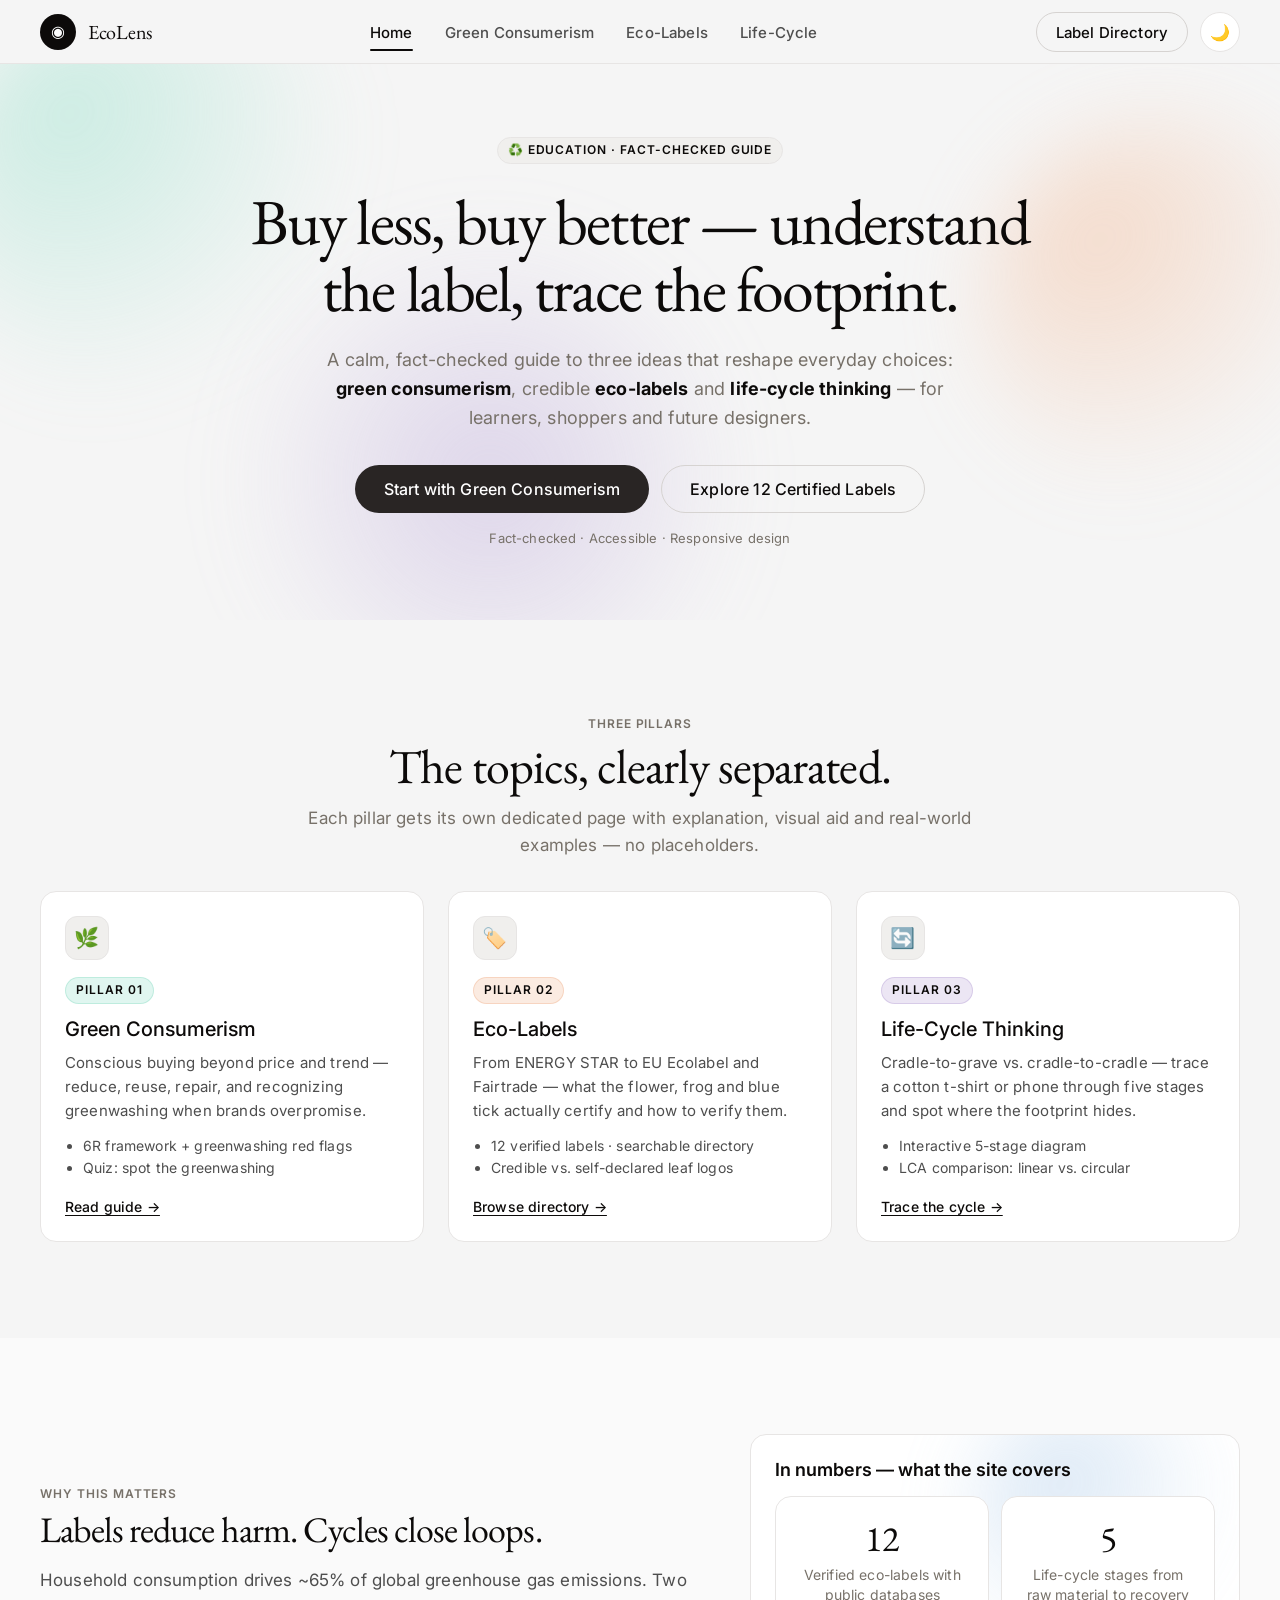
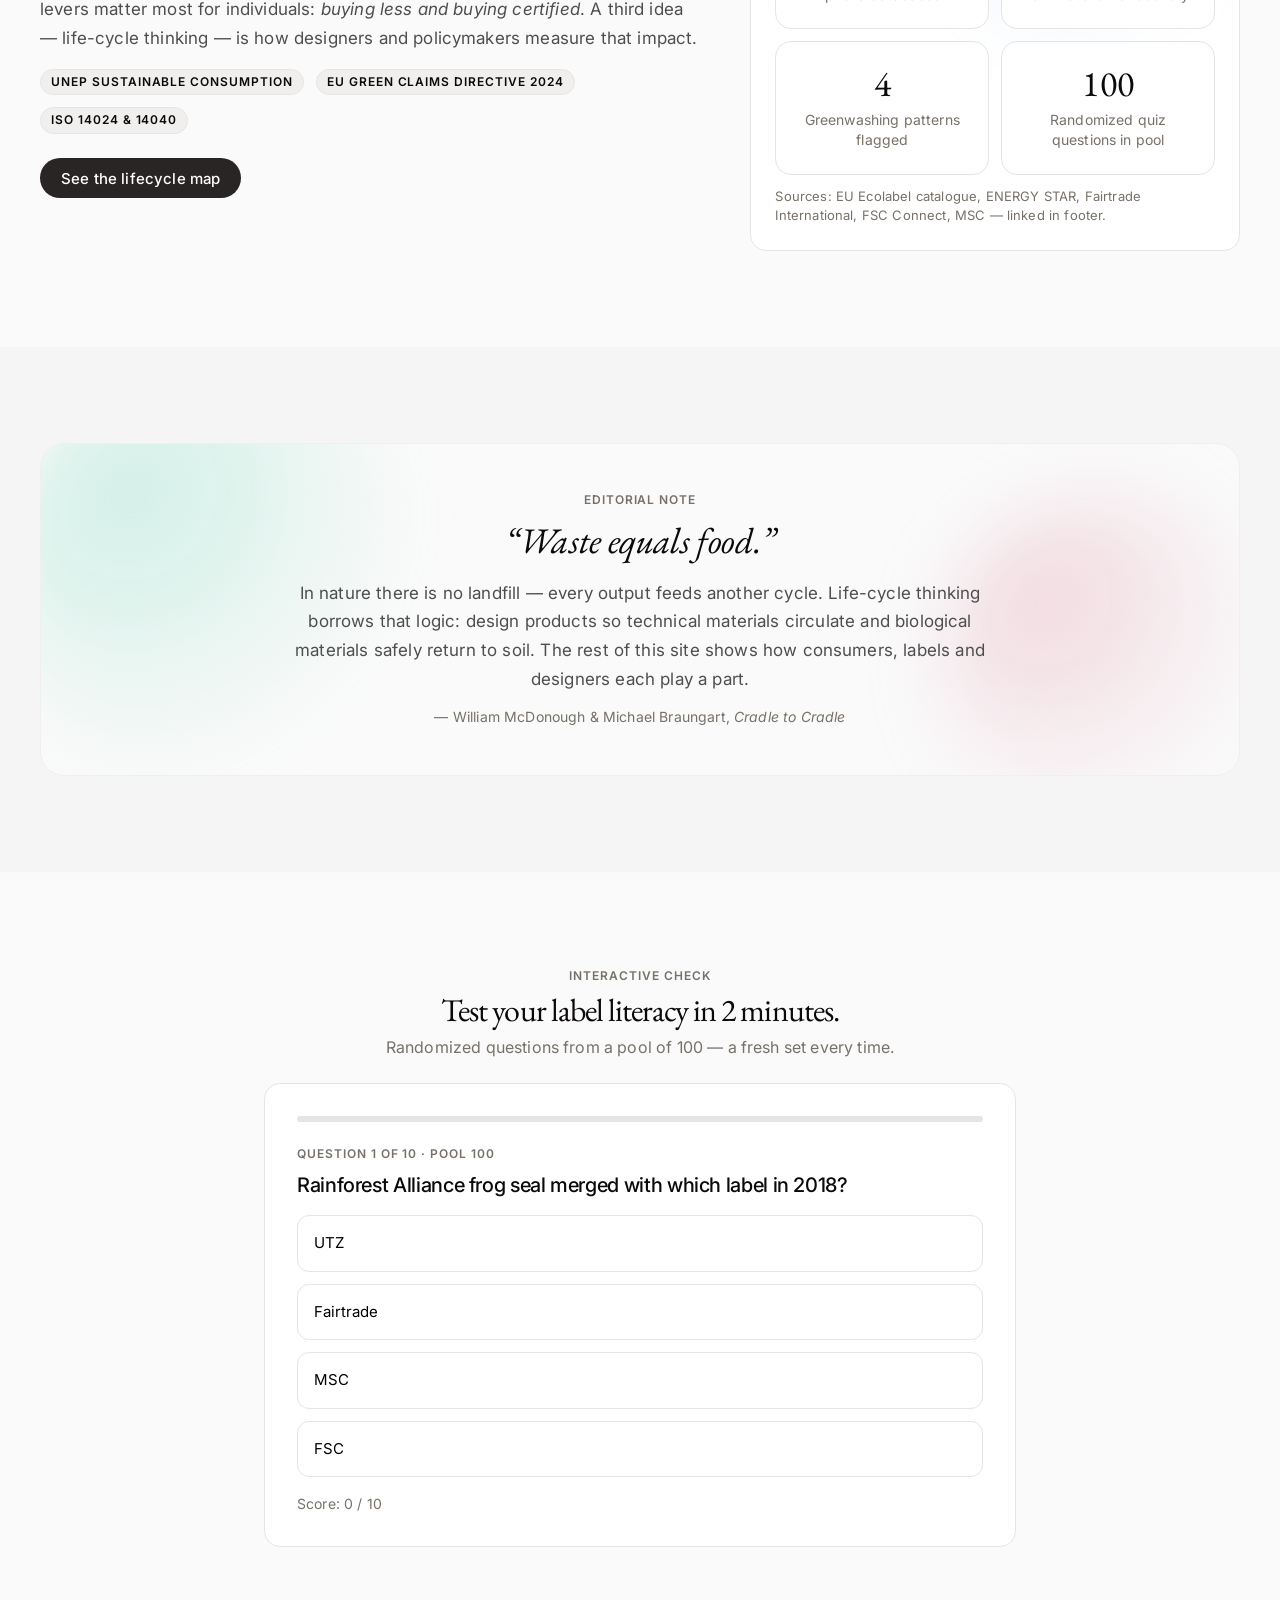
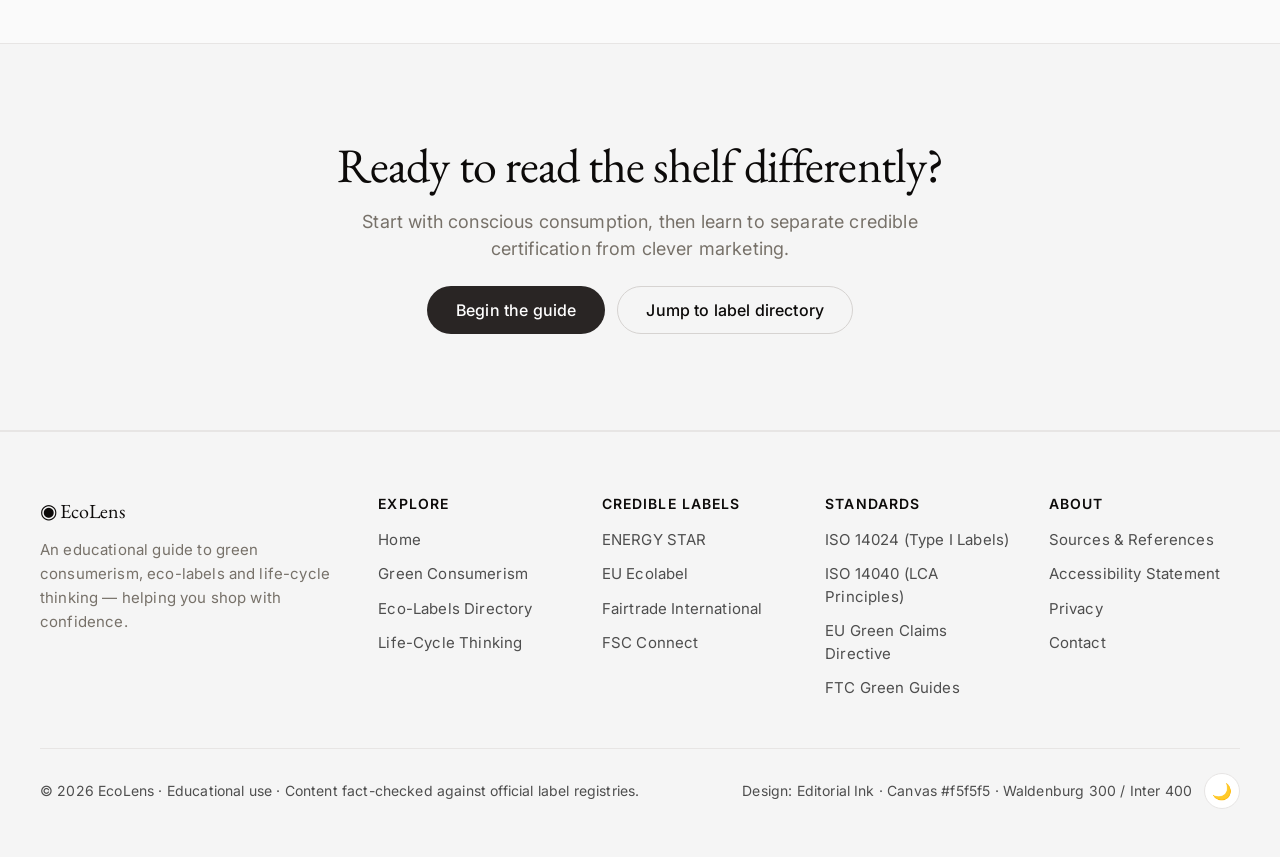
<file: index.html>
<!DOCTYPE html>
<html lang="en">
    <head>
        <meta charset="UTF-8">
        <meta name="viewport" content="width=device-width, initial-scale=1.0">
        <meta name="description" content="Learn Green Consumerism, Eco-Labels and Life-Cycle Thinking - a static educational guide to sustainable buying, credible certifications and cradle-to-cradle design.">
        <meta name="color-scheme" content="light dark">
        <title>EcoLens — Green Consumerism, Eco-Labels & Life-Cycle Thinking</title>
        <link rel="icon" href="assets/favicon.ico">
        <link rel="stylesheet" href="css/base.css">
        <link rel="stylesheet" href="css/layout.css">
        <link rel="stylesheet" href="css/components.css">
        <link rel="stylesheet" href="css/theme.css">
    </head>
    <body>
        <!-- Header: persistent top navbar -->
        <header class="site-header" role="banner">
            <div class="container nav-inner">
                <a href="index.html" class="nav-brand" aria-label="EcoLens home">
                    <span class="nav-brand-mark" aria-hidden="true">◉</span>
                    EcoLens
                </a>
                <nav class="nav-links" aria-label="Primary">
                    <a href="index.html" class="nav-link is-active">Home</a>
                    <a href="pages/green-consumerism.html" class="nav-link">Green Consumerism</a>
                    <a href="pages/eco-labels.html" class="nav-link">Eco-Labels</a>
                    <a href="pages/life-cycle-thinking.html" class="nav-link">Life-Cycle</a>
                </nav>
                <div class="nav-actions">
                    <a href="pages/eco-labels.html" class="btn btn-outline">Label Directory</a>
                    <button class="theme-toggle" data-theme-toggle aria-label="Toggle dark mode">
                        <span data-theme-icon>🌙</span>
                    </button>
                    <button class="nav-toggle" data-nav-toggle aria-label="Open menu" aria-expanded="false" aria-controls="mobile-nav">
                        <span></span>
                    </button>
                </div>
            </div>
            <!-- Mobile nav panel -->
            <nav id="mobile-nav" class="mobile-nav" data-mobile-nav aria-label="Mobile">
                <a href="index.html">Home</a>
                <a href="pages/green-consumerism.html">Green Consumerism</a>
                <a href="pages/eco-labels.html">Eco-Labels</a>
                <a href="pages/life-cycle-thinking.html">Life-Cycle Thinking</a>
                <button class="btn btn-outline" data-theme-toggle style="margin-top:8px; width:100%; justify-content:center;">
                    <span data-theme-icon>🌙</span>
                    <span data-theme-label style="margin-left:8px;">Dark mode</span>
                </button>
            </nav>
        </header>

        <main id="main-content">
            <!-- Section: Hero band -->
            <section class="hero-band" aria-labelledby="hero-title">
                <div class="orb orb-mint" aria-hidden="true"></div>
                <div class="orb orb-peach" aria-hidden="true"></div>
                <div class="orb orb-lavender" aria-hidden="true"></div>
                <div class="container hero-inner">
                    <div class="hero-badge">
                        <span class="badge-pill">♻️ Education · Fact-Checked Guide</span>
                    </div>
                    <h1 id="hero-title" class="hero-title">
                        Buy less, buy better — understand the label, trace the footprint.
                    </h1>
                    <p class="hero-subtitle">
                        A calm, fact-checked guide to three ideas that reshape everyday choices:
                        <strong style="color:var(--color-ink);">green consumerism</strong>, credible
                        <strong style="color:var(--color-ink);">eco-labels</strong> and
                        <strong style="color:var(--color-ink);">life-cycle thinking</strong> — for learners, shoppers and future designers.
                    </p>
                    <div class="hero-actions">
                        <a href="pages/green-consumerism.html" class="btn btn-primary btn-lg">Start with Green Consumerism</a>
                        <a href="pages/eco-labels.html" class="btn btn-outline btn-lg">Explore 12 Certified Labels</a>
                    </div>
                    <p style="margin-top:16px; font-size:13px; color:var(--color-muted);">
                        Fact-checked · Accessible · Responsive design
                    </p>
                </div>
            </section>

            <!-- Section: Three pillars navigation cards -->
            <section class="section container" aria-labelledby="pillars-title">
                <div style="text-align:center; max-width:720px; margin:0 auto var(--spacing-xl);">
                    <p class="caption-uppercase">Three Pillars</p>
                    <h2 id="pillars-title" style="margin-top:8px; margin-bottom:12px;">The topics, clearly separated.</h2>
                    <p style="color:var(--color-muted); font-size:17px; line-height:1.6;">
                        Each pillar gets its own dedicated page with explanation, visual aid and real-world examples — no placeholders.
                    </p>
                </div>
                <div class="feature-grid">
                    <!-- Card: Green Consumerism -->
                    <article class="feature-card reveal">
                        <div class="feature-card-icon" aria-hidden="true">🌿</div>
                        <span class="badge-pill badge-mint" style="margin-bottom:12px;">Pillar 01</span>
                        <h3>Green Consumerism</h3>
                        <p>
                            Conscious buying beyond price and trend — reduce, reuse, repair, and recognizing greenwashing when brands overpromise.
                        </p>
                        <ul style="margin-top:12px; font-size:14px; line-height:1.6; color:var(--color-body); list-style:disc; padding-left:18px;">
                            <li>6R framework + greenwashing red flags</li>
                            <li>Quiz: spot the greenwashing</li>
                        </ul>
                        <div class="feature-card-meta">
                            <a href="pages/green-consumerism.html" style="color:var(--color-ink); text-decoration:underline; text-underline-offset:3px;">Read guide →</a>
                        </div>
                    </article>
                    <!-- Card: Eco-Labels -->
                    <article class="feature-card reveal">
                        <div class="feature-card-icon" aria-hidden="true">🏷️</div>
                        <span class="badge-pill badge-peach" style="margin-bottom:12px;">Pillar 02</span>
                        <h3>Eco-Labels</h3>
                        <p>
                            From ENERGY STAR to EU Ecolabel and Fairtrade — what the flower, frog and blue tick actually certify and how to verify them.
                        </p>
                        <ul style="margin-top:12px; font-size:14px; line-height:1.6; color:var(--color-body); list-style:disc; padding-left:18px;">
                            <li>12 verified labels · searchable directory</li>
                            <li>Credible vs. self-declared leaf logos</li>
                        </ul>
                        <div class="feature-card-meta">
                            <a href="pages/eco-labels.html" style="color:var(--color-ink); text-decoration:underline; text-underline-offset:3px;">Browse directory →</a>
                        </div>
                    </article>
                    <!-- Card: Life-Cycle Thinking -->
                    <article class="feature-card reveal">
                        <div class="feature-card-icon" aria-hidden="true">🔄</div>
                        <span class="badge-pill badge-lavender" style="margin-bottom:12px;">Pillar 03</span>
                        <h3>Life-Cycle Thinking</h3>
                        <p>
                            Cradle-to-grave vs. cradle-to-cradle — trace a cotton t-shirt or phone through five stages and spot where the footprint hides.
                        </p>
                        <ul style="margin-top:12px; font-size:14px; line-height:1.6; color:var(--color-body); list-style:disc; padding-left:18px;">
                            <li>Interactive 5-stage diagram</li>
                            <li>LCA comparison: linear vs. circular</li>
                        </ul>
                        <div class="feature-card-meta">
                            <a href="pages/life-cycle-thinking.html" style="color:var(--color-ink); text-decoration:underline; text-underline-offset:3px;">Trace the cycle →</a>
                        </div>
                    </article>
                </div>
            </section>

            <!-- Section: Visual aid - stats -->
            <section class="section section-alt" aria-labelledby="impact-title">
                <div class="container">
                    <div class="split">
                        <div class="reveal">
                            <p class="caption-uppercase">Why This Matters</p>
                            <h2 id="impact-title" style="margin-top:8px; margin-bottom:16px; font-size:36px;">Labels reduce harm. Cycles close loops.</h2>
                            <p style="font-size:17px; line-height:1.7; color:var(--color-body); margin-bottom:16px;">
                                Household consumption drives ~65% of global greenhouse gas emissions. Two levers matter most for individuals: <em>buying less and buying certified</em>. A third idea — life-cycle thinking — is how designers and policymakers measure that impact.
                            </p>
                            <div style="display:flex; gap:12px; flex-wrap:wrap; margin-top:16px;">
                                <span class="badge-pill">UNEP Sustainable Consumption</span>
                                <span class="badge-pill">EU Green Claims Directive 2024</span>
                                <span class="badge-pill">ISO 14024 &amp; 14040</span>
                            </div>
                            <div style="margin-top:24px;">
                                <a href="pages/life-cycle-thinking.html" class="btn btn-primary">See the lifecycle map</a>
                            </div>
                        </div>
                        <div class="visual-aid reveal" style="position:relative; overflow:hidden;">
                            <div class="orb orb-sky" style="width:260px; height:260px; top:-40px; right:-40px; opacity:0.45;" aria-hidden="true"></div>
                            <div style="position:relative; z-index:2;">
                                <h4 style="font-family:var(--font-body); font-weight:600; font-size:18px; color:var(--color-ink); margin-bottom:16px;">In numbers — what the site covers</h4>
                                <div class="grid-2" style="gap:12px;">
                                    <div class="stat-card">
                                        <div class="stat-value">12</div>
                                        <div class="stat-label">Verified eco-labels with public databases</div>
                                    </div>
                                    <div class="stat-card">
                                        <div class="stat-value">5</div>
                                        <div class="stat-label">Life-cycle stages from raw material to recovery</div>
                                    </div>
                                    <div class="stat-card">
                                        <div class="stat-value">4</div>
                                        <div class="stat-label">Greenwashing patterns flagged</div>
                                    </div>
                                    <div class="stat-card">
                                        <div class="stat-value">100</div>
                                        <div class="stat-label">Randomized quiz questions in pool</div>
                                    </div>
                                </div>
                                <p style="margin-top:12px; font-size:13px; color:var(--color-muted);">Sources: EU Ecolabel catalogue, ENERGY STAR, Fairtrade International, FSC Connect, MSC — linked in footer.</p>
                            </div>
                        </div>
                    </div>
                </div>
            </section>

            <!-- Section: Gradient orb card - editorial quote -->
            <section class="section container">
                <div class="gradient-orb-card reveal" style="padding:48px 32px;">
                    <div class="orb orb-mint" style="width:420px; height:420px; top:-80px; left:-40px;" aria-hidden="true"></div>
                    <div class="orb orb-rose" style="width:340px; height:340px; bottom:-60px; right:-40px;" aria-hidden="true"></div>
                    <div style="position:relative; z-index:2; max-width:720px; margin:0 auto;">
                        <p class="caption-uppercase" style="margin-bottom:12px;">Editorial Note</p>
                        <h3 style="margin-bottom:16px; font-style:italic;">“Waste equals food.”</h3>
                        <p style="font-size:17px; line-height:1.7; color:var(--color-body);">
                            In nature there is no landfill — every output feeds another cycle. Life-cycle thinking borrows that logic: design products so technical materials circulate and biological materials safely return to soil. The rest of this site shows how consumers, labels and designers each play a part.
                        </p>
                        <p style="margin-top:12px; font-size:14px; color:var(--color-muted);">— William McDonough &amp; Michael Braungart, <em>Cradle to Cradle</em></p>
                    </div>
                </div>
            </section>

            <!-- Section: Quiz teaser -->
            <section class="section section-alt">
                <div class="container-narrow">
                    <div style="text-align:center; margin-bottom:24px;">
                        <p class="caption-uppercase">Interactive Check</p>
                        <h2 style="font-size:32px; margin-top:8px;">Test your label literacy in 2 minutes.</h2>
                        <p style="color:var(--color-muted); margin-top:8px;">Randomized questions from a pool of 100 — a fresh set every time.</p>
                    </div>
                    <div id="eco-quiz-home" class="quiz-card reveal">
                        <!-- Quiz injected by quiz.js -->
                        <p style="text-align:center; color:var(--color-muted);">Loading quiz…</p>
                    </div>
                </div>
            </section>

            <!-- Section: CTA band -->
            <section class="cta-band">
                <div class="container">
                    <h2>Ready to read the shelf differently?</h2>
                    <p>Start with conscious consumption, then learn to separate credible certification from clever marketing.</p>
                    <div style="display:flex; gap:12px; justify-content:center; flex-wrap:wrap;">
                        <a href="pages/green-consumerism.html" class="btn btn-primary btn-lg">Begin the guide</a>
                        <a href="pages/eco-labels.html" class="btn btn-outline btn-lg">Jump to label directory</a>
                    </div>
                </div>
            </section>
        </main>

        <!-- Footer -->
        <footer class="site-footer" role="contentinfo">
            <div class="container">
                <div class="footer-grid">
                    <div>
                        <a href="index.html" class="nav-brand">◉ EcoLens</a>
                        <p class="footer-brand-copy">
                            An educational guide to green consumerism, eco-labels and life-cycle thinking — helping you shop with confidence.
                        </p>
                    </div>
                    <div>
                        <h4 class="footer-heading">Explore</h4>
                        <div class="footer-links">
                            <a href="index.html">Home</a>
                            <a href="pages/green-consumerism.html">Green Consumerism</a>
                            <a href="pages/eco-labels.html">Eco-Labels Directory</a>
                            <a href="pages/life-cycle-thinking.html">Life-Cycle Thinking</a>
                        </div>
                    </div>
                    <div>
                        <h4 class="footer-heading">Credible Labels</h4>
                        <div class="footer-links">
                            <a href="https://www.energystar.gov/" target="_blank" rel="noopener">ENERGY STAR</a>
                            <a href="https://environment.ec.europa.eu/topics/circular-economy/eu-ecolabel-home_en" target="_blank" rel="noopener">EU Ecolabel</a>
                            <a href="https://www.fairtrade.net/" target="_blank" rel="noopener">Fairtrade International</a>
                            <a href="https://connect.fsc.org/" target="_blank" rel="noopener">FSC Connect</a>
                        </div>
                    </div>
                    <div>
                        <h4 class="footer-heading">Standards</h4>
                        <div class="footer-links">
                            <a href="https://www.iso.org/standard/37456.html" target="_blank" rel="noopener">ISO 14024 (Type I Labels)</a>
                            <a href="https://www.iso.org/standard/37456.html" target="_blank" rel="noopener">ISO 14040 (LCA Principles)</a>
                            <a href="https://eur-lex.europa.eu/" target="_blank" rel="noopener">EU Green Claims Directive</a>
                            <a href="https://www.ftc.gov/legal-library/browse/federal-register-notices/guides-use-environmental-marketing-claims" target="_blank" rel="noopener">FTC Green Guides</a>
                        </div>
                    </div>
                    <div>
                        <h4 class="footer-heading">About</h4>
                        <div class="footer-links">
                            <a href="#">Sources &amp; References</a>
                            <a href="#">Accessibility Statement</a>
                            <a href="#">Privacy</a>
                            <a href="#">Contact</a>
                        </div>
                    </div>
                </div>
                <div class="footer-bottom">
                    <p>© <span id="current-year">2026</span> EcoLens · Educational use · Content fact-checked against official label registries.</p>
                    <p style="display:flex; gap:12px; align-items:center;">
                        <span>Design: Editorial Ink · Canvas #f5f5f5 · Waldenburg 300 / Inter 400</span>
                        <button class="theme-toggle" data-theme-toggle aria-label="Toggle dark mode" style="width:36px; height:36px;">
                            <span data-theme-icon>🌙</span>
                        </button>
                    </p>
                </div>
            </div>
        </footer>

        <script src="js/labels-data.js"></script>
        <script src="js/quiz.js"></script>
        <script src="js/main.js"></script>
    </body>
</html>
</file>
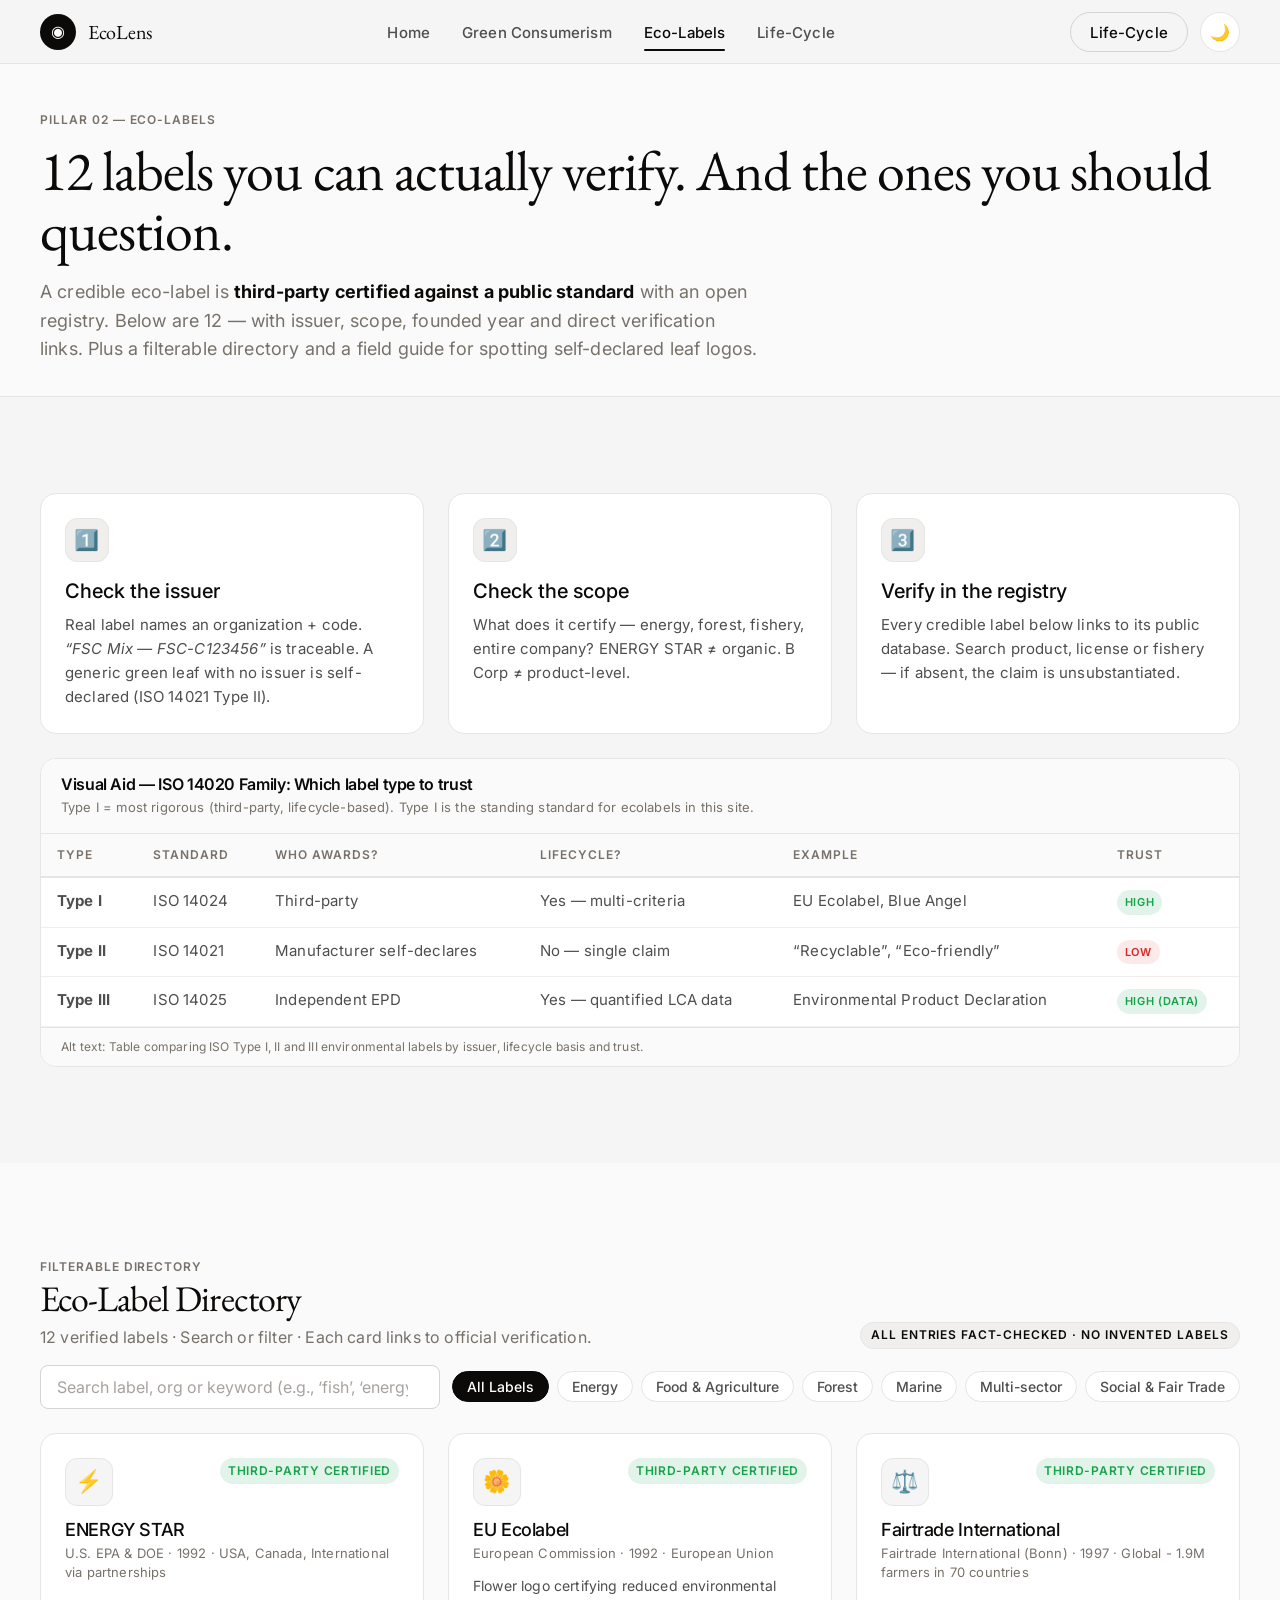
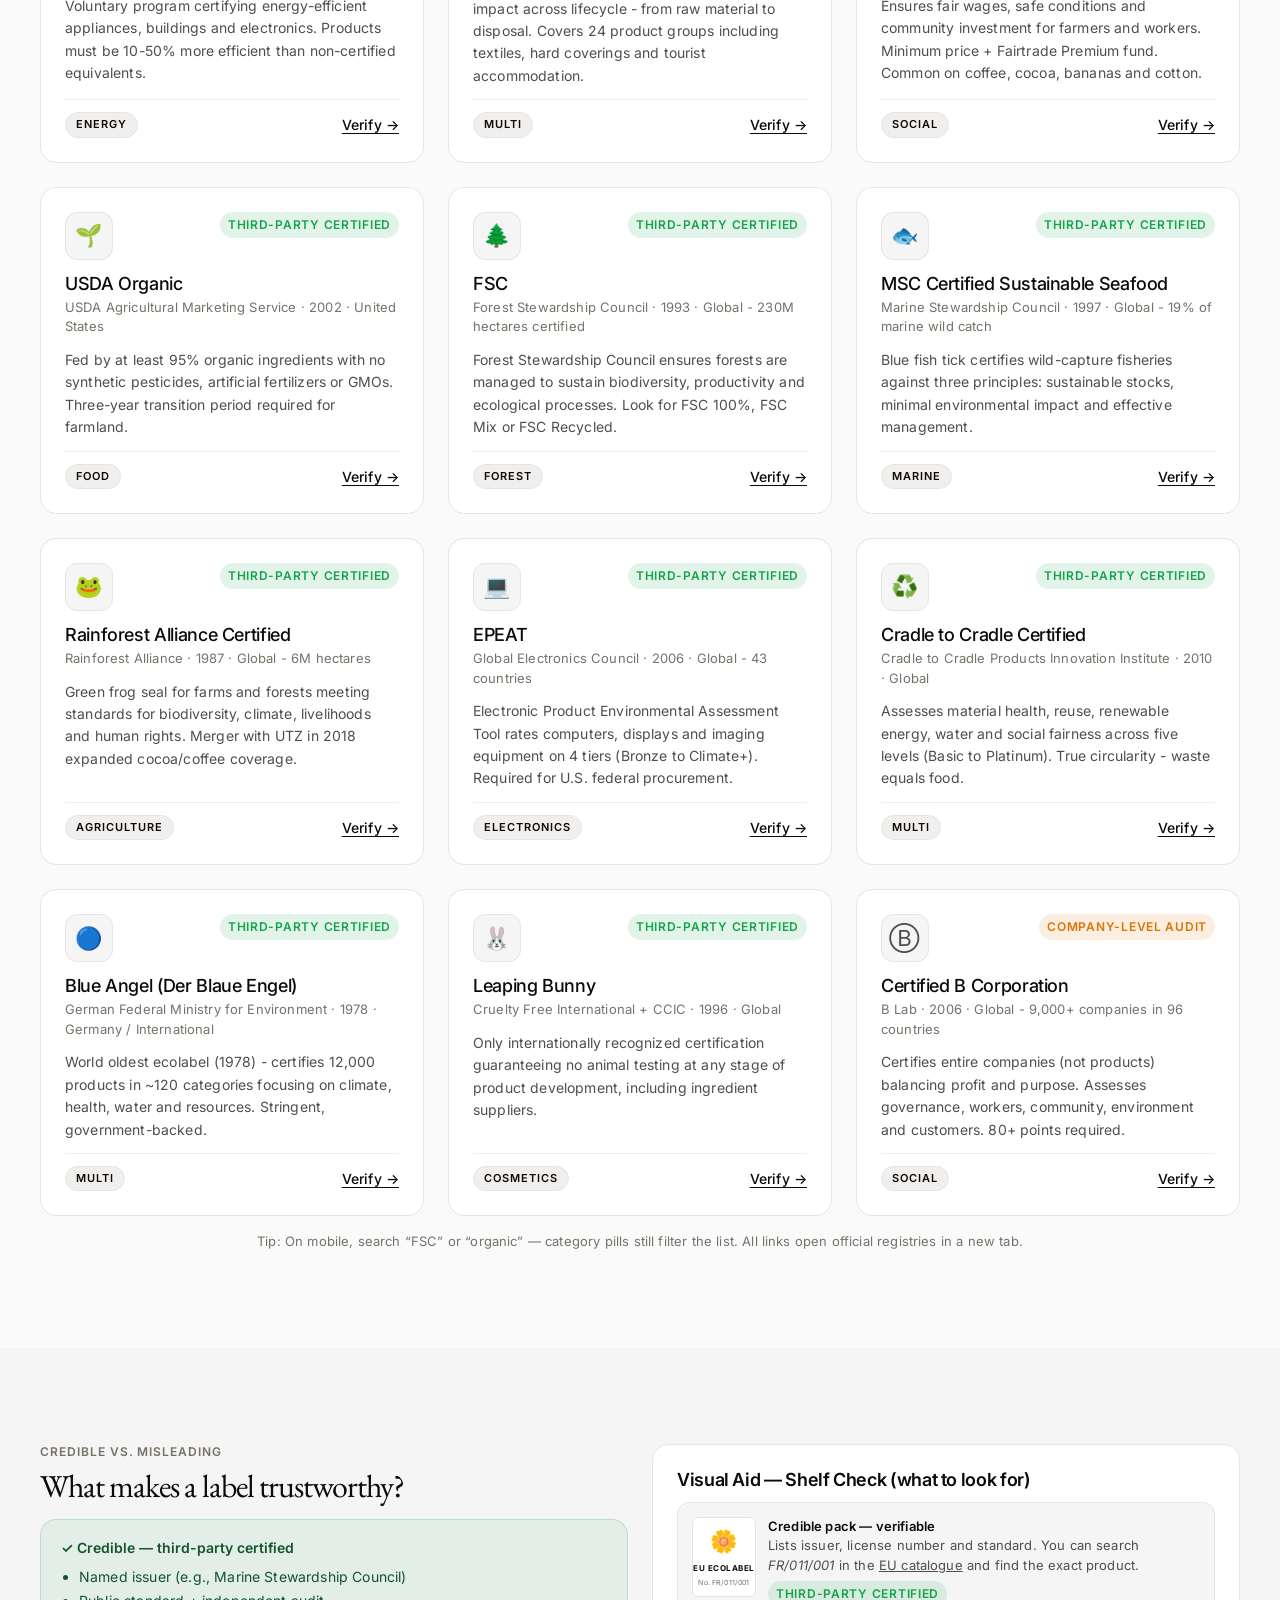
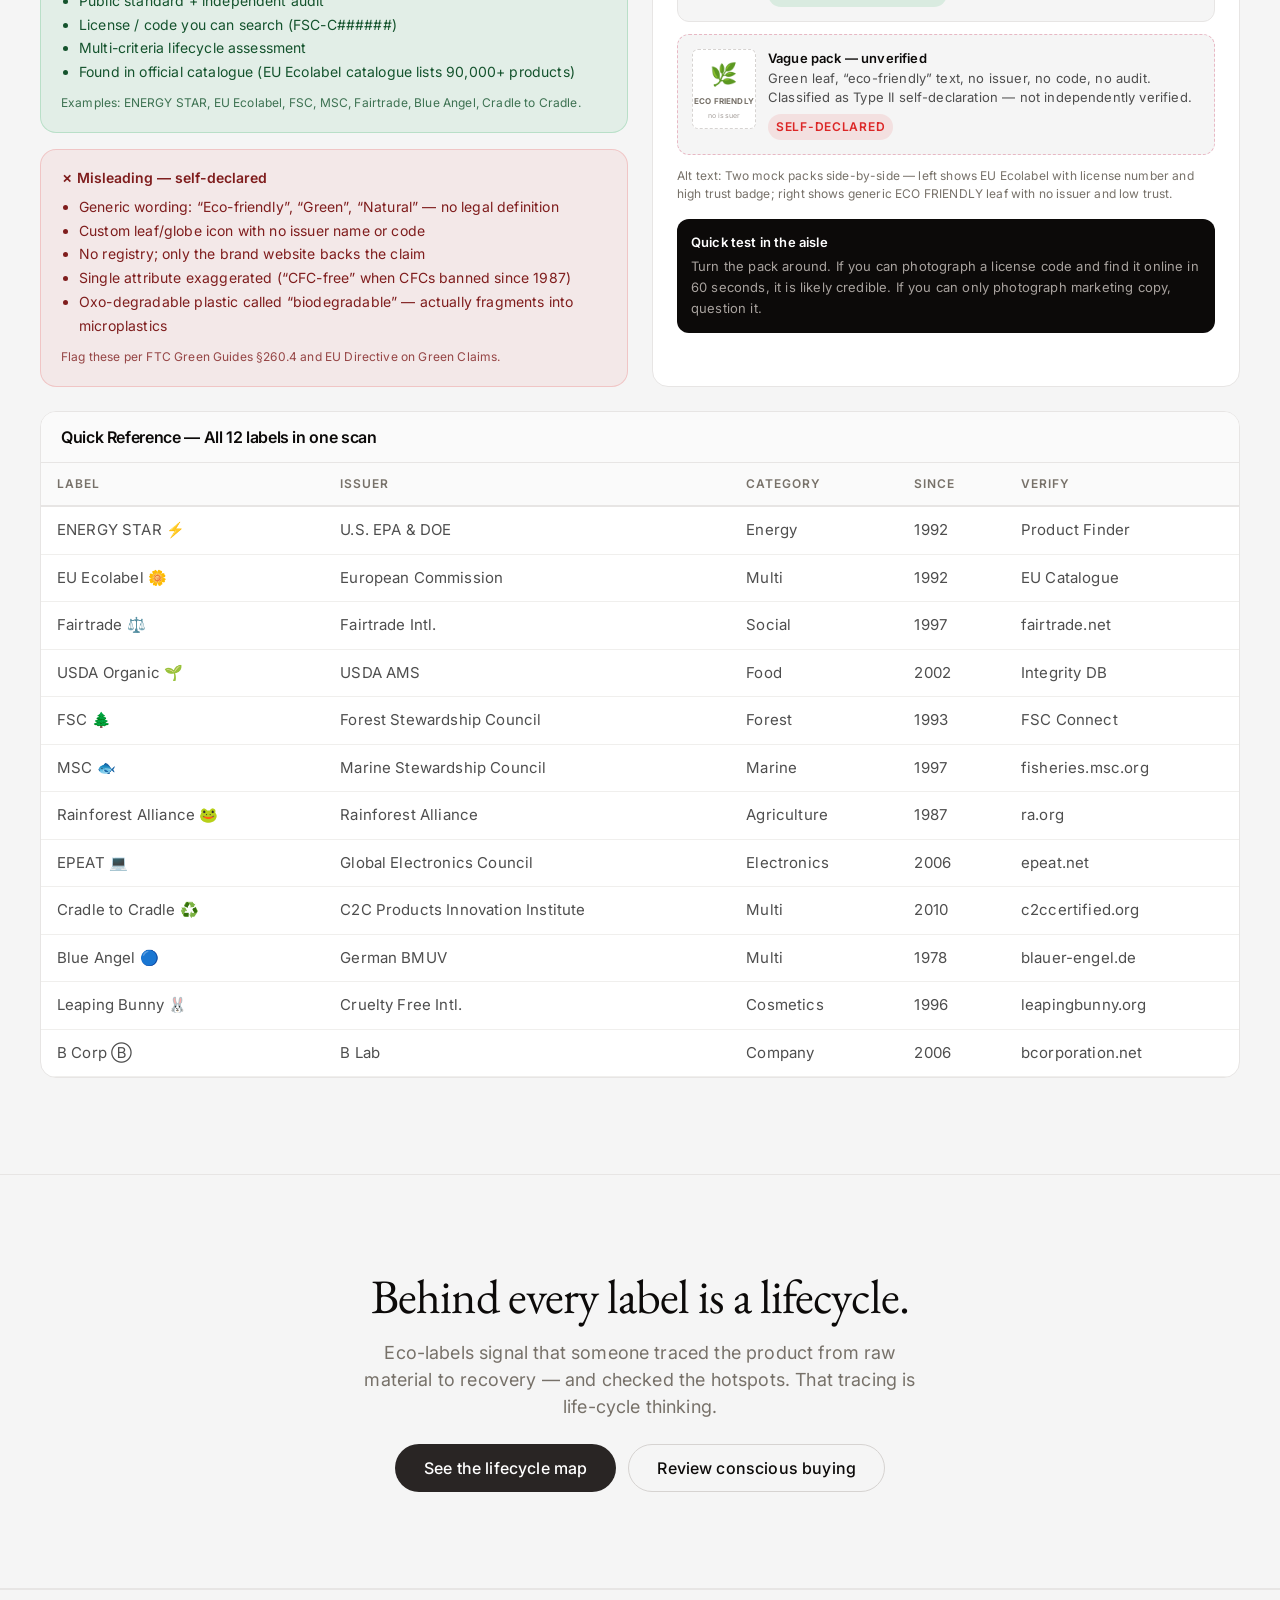
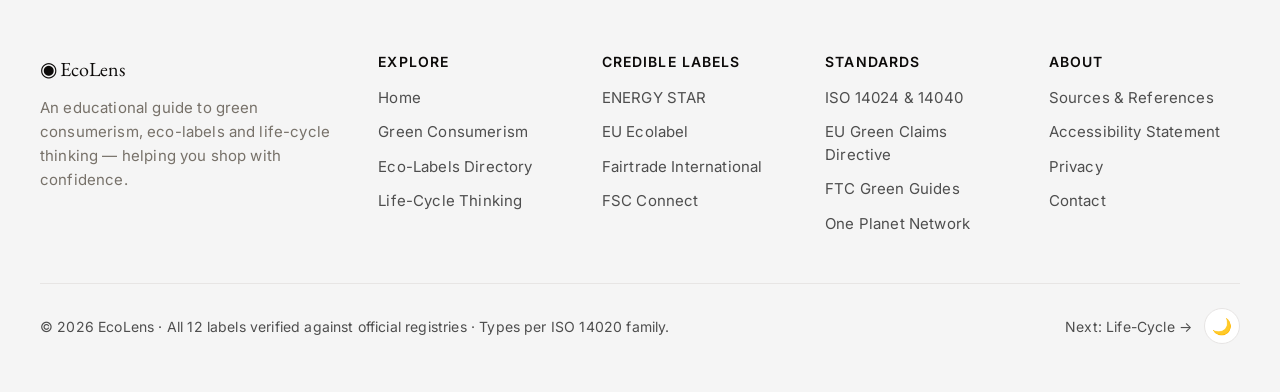
<file: pages/eco-labels.html>
<!DOCTYPE html>
<html lang="en">
    <head>
        <meta charset="UTF-8">
        <meta name="viewport" content="width=device-width, initial-scale=1.0">
        <meta name="description" content="Eco-Labels directory - 12 verified certifications including ENERGY STAR, EU Ecolabel, Fairtrade, FSC, MSC and more, plus how to spot misleading claims.">
        <title>Eco-Labels — EcoLens</title>
        <link rel="icon" href="../assets/favicon.ico">
        <link rel="stylesheet" href="../css/base.css">
        <link rel="stylesheet" href="../css/layout.css">
        <link rel="stylesheet" href="../css/components.css">
        <link rel="stylesheet" href="../css/theme.css">
    </head>
    <body>
        <!-- Header: persistent navbar -->
        <header class="site-header" role="banner">
            <div class="container nav-inner">
                <a href="../index.html" class="nav-brand" aria-label="EcoLens home">
                    <span class="nav-brand-mark" aria-hidden="true">◉</span>
                    EcoLens
                </a>
                <nav class="nav-links" aria-label="Primary">
                    <a href="../index.html" class="nav-link">Home</a>
                    <a href="green-consumerism.html" class="nav-link">Green Consumerism</a>
                    <a href="eco-labels.html" class="nav-link">Eco-Labels</a>
                    <a href="life-cycle-thinking.html" class="nav-link">Life-Cycle</a>
                </nav>
                <div class="nav-actions">
                    <a href="life-cycle-thinking.html" class="btn btn-outline">Life-Cycle</a>
                    <button class="theme-toggle" data-theme-toggle aria-label="Toggle dark mode">
                        <span data-theme-icon>🌙</span>
                    </button>
                    <button class="nav-toggle" data-nav-toggle aria-label="Open menu" aria-expanded="false" aria-controls="mobile-nav">
                        <span></span>
                    </button>
                </div>
            </div>
            <nav id="mobile-nav" class="mobile-nav" data-mobile-nav aria-label="Mobile">
                <a href="../index.html">Home</a>
                <a href="green-consumerism.html">Green Consumerism</a>
                <a href="eco-labels.html">Eco-Labels</a>
                <a href="life-cycle-thinking.html">Life-Cycle Thinking</a>
                <button class="btn btn-outline" data-theme-toggle style="margin-top:8px; width:100%; justify-content:center;">
                    <span data-theme-icon>🌙</span>
                    <span data-theme-label style="margin-left:8px;">Dark mode</span>
                </button>
            </nav>
        </header>

        <main id="main-content">
            <!-- Section: Page intro -->
            <section class="page-intro">
                <div class="container">
                    <p class="caption-uppercase page-intro-label">Pillar 02 — Eco-Labels</p>
                    <h1 class="page-intro-title">12 labels you can actually verify. And the ones you should question.</h1>
                    <p class="page-intro-text">
                        A credible eco-label is <strong style="color:var(--color-ink);">third-party certified against a public standard</strong> with an open registry. Below are 12 — with issuer, scope, founded year and direct verification links. Plus a filterable directory and a field guide for spotting self-declared leaf logos.
                    </p>
                </div>
            </section>

            <!-- Section: How to read a label -->
            <section class="section container">
                <div class="grid-3">
                    <article class="feature-card reveal">
                        <div class="feature-card-icon">1️⃣</div>
                        <h3>Check the issuer</h3>
                        <p>Real label names an organization + code. <em>“FSC Mix — FSC-C123456”</em> is traceable. A generic green leaf with no issuer is self-declared (ISO 14021 Type II).</p>
                    </article>
                    <article class="feature-card reveal">
                        <div class="feature-card-icon">2️⃣</div>
                        <h3>Check the scope</h3>
                        <p>What does it certify — energy, forest, fishery, entire company? ENERGY STAR ≠ organic. B Corp ≠ product-level.</p>
                    </article>
                    <article class="feature-card reveal">
                        <div class="feature-card-icon">3️⃣</div>
                        <h3>Verify in the registry</h3>
                        <p>Every credible label below links to its public database. Search product, license or fishery — if absent, the claim is unsubstantiated.</p>
                    </article>
                </div>

                <!-- Visual aid: ISO types table -->
                <div class="visual-aid reveal" style="margin-top:24px; padding:0; overflow:hidden;">
                    <div style="padding:16px 20px; border-bottom:1px solid var(--color-hairline); background:var(--color-canvas-soft);">
                        <h3 style="font-family:var(--font-body); font-size:16px; font-weight:600; color:var(--color-ink);">Visual Aid — ISO 14020 Family: Which label type to trust</h3>
                        <p style="font-size:13px; color:var(--color-muted); margin-top:4px;">Type I = most rigorous (third-party, lifecycle-based). Type I is the standing standard for ecolabels in this site.</p>
                    </div>
                    <div style="overflow-x:auto;">
                        <table class="eco-table" aria-label="ISO label types comparison">
                            <thead>
                                <tr>
                                    <th>Type</th>
                                    <th>Standard</th>
                                    <th>Who awards?</th>
                                    <th>Lifecycle?</th>
                                    <th>Example</th>
                                    <th>Trust</th>
                                </tr>
                            </thead>
                            <tbody>
                                <tr>
                                    <td><strong>Type I</strong></td>
                                    <td>ISO 14024</td>
                                    <td>Third-party</td>
                                    <td>Yes — multi-criteria</td>
                                    <td>EU Ecolabel, Blue Angel</td>
                                    <td><span class="label-trust label-trust-high" style="font-size:11px;">High</span></td>
                                </tr>
                                <tr>
                                    <td><strong>Type II</strong></td>
                                    <td>ISO 14021</td>
                                    <td>Manufacturer self-declares</td>
                                    <td>No — single claim</td>
                                    <td>“Recyclable”, “Eco-friendly”</td>
                                    <td><span class="label-trust label-trust-low" style="font-size:11px;">Low</span></td>
                                </tr>
                                <tr>
                                    <td><strong>Type III</strong></td>
                                    <td>ISO 14025</td>
                                    <td>Independent EPD</td>
                                    <td>Yes — quantified LCA data</td>
                                    <td>Environmental Product Declaration</td>
                                    <td><span class="label-trust label-trust-high" style="font-size:11px;">High (data)</span></td>
                                </tr>
                            </tbody>
                        </table>
                    </div>
                    <p style="padding:10px 20px; font-size:12px; color:var(--color-muted); background:var(--color-canvas-soft); border-top:1px solid var(--color-hairline);">Alt text: Table comparing ISO Type I, II and III environmental labels by issuer, lifecycle basis and trust.</p>
                </div>
            </section>

            <!-- Section: Searchable directory -->
            <section class="section section-alt">
                <div class="container">
                    <div style="display:flex; justify-content:space-between; align-items:end; gap:16px; flex-wrap:wrap; margin-bottom:16px;">
                        <div>
                            <p class="caption-uppercase">Filterable Directory</p>
                            <h2 style="margin-top:4px; font-size:36px;">Eco-Label Directory</h2>
                            <p style="color:var(--color-muted); margin-top:6px;">12 verified labels · Search or filter · Each card links to official verification.</p>
                        </div>
                        <span class="badge-pill" style="height:fit-content;">All entries fact-checked · No invented labels</span>
                    </div>

                    <!-- Filter bar -->
                    <div class="filter-bar reveal">
                        <input id="label-search" class="text-input" type="search" placeholder="Search label, org or keyword (e.g., ‘fish’, ‘energy’, ‘organic’)" aria-label="Search eco-labels">
                        <div class="filter-pills" role="group" aria-label="Filter by category">
                            <button class="filter-pill is-active" data-filter="all">All Labels</button>
                            <button class="filter-pill" data-filter="energy">Energy</button>
                            <button class="filter-pill" data-filter="food">Food &amp; Agriculture</button>
                            <button class="filter-pill" data-filter="forest">Forest</button>
                            <button class="filter-pill" data-filter="marine">Marine</button>
                            <button class="filter-pill" data-filter="multi">Multi-sector</button>
                            <button class="filter-pill" data-filter="social">Social &amp; Fair Trade</button>
                        </div>
                    </div>

                    <!-- Directory grid - injected by main.js using labels-data.js -->
                    <div id="label-directory" class="grid-3" style="align-items:stretch;">
                        <!-- Cards injected here -->
                    </div>

                    <p style="text-align:center; font-size:13px; color:var(--color-muted); margin-top:16px;">
                        Tip: On mobile, search “FSC” or “organic” — category pills still filter the list. All links open official registries in a new tab.
                    </p>
                </div>
            </section>

            <!-- Section: Credible vs misleading -->
            <section class="section container">
                <div class="grid-2">
                    <div class="reveal">
                        <p class="caption-uppercase">Credible vs. Misleading</p>
                        <h2 style="font-size:32px; margin-top:8px; margin-bottom:16px;">What makes a label trustworthy?</h2>
                        <div style="background:rgba(22,163,74,0.08); border:1px solid rgba(22,163,74,0.2); border-radius:var(--rounded-xl); padding:20px; margin-bottom:16px;">
                            <h4 style="font-family:var(--font-body); font-size:14px; font-weight:600; color:#14532d; margin-bottom:8px;">✓ Credible — third-party certified</h4>
                            <ul style="font-size:14px; line-height:1.7; color:#14532d; list-style:disc; padding-left:18px;">
                                <li>Named issuer (e.g., Marine Stewardship Council)</li>
                                <li>Public standard + independent audit</li>
                                <li>License / code you can search (FSC-C######)</li>
                                <li>Multi-criteria lifecycle assessment</li>
                                <li>Found in official catalogue (EU Ecolabel catalogue lists 90,000+ products)</li>
                            </ul>
                            <p style="margin-top:10px; font-size:12px; color:#14532d; opacity:0.8;">Examples: ENERGY STAR, EU Ecolabel, FSC, MSC, Fairtrade, Blue Angel, Cradle to Cradle.</p>
                        </div>
                        <div style="background:rgba(220,38,38,0.06); border:1px solid rgba(220,38,38,0.18); border-radius:var(--rounded-xl); padding:20px;">
                            <h4 style="font-family:var(--font-body); font-size:14px; font-weight:600; color:#7f1d1d; margin-bottom:8px;">✗ Misleading — self-declared</h4>
                            <ul style="font-size:14px; line-height:1.7; color:#7f1d1d; list-style:disc; padding-left:18px;">
                                <li>Generic wording: “Eco-friendly”, “Green”, “Natural” — no legal definition</li>
                                <li>Custom leaf/globe icon with no issuer name or code</li>
                                <li>No registry; only the brand website backs the claim</li>
                                <li>Single attribute exaggerated (“CFC-free” when CFCs banned since 1987)</li>
                                <li>Oxo-degradable plastic called “biodegradable” — actually fragments into microplastics</li>
                            </ul>
                            <p style="margin-top:10px; font-size:12px; color:#7f1d1d; opacity:0.8;">Flag these per FTC Green Guides §260.4 and EU Directive on Green Claims.</p>
                        </div>
                    </div>

                    <!-- Visual aid: shelf comparison -->
                    <div class="visual-aid reveal">
                        <h3 style="font-family:var(--font-body); font-weight:600; font-size:18px; color:var(--color-ink); margin-bottom:12px;">Visual Aid — Shelf Check (what to look for)</h3>
                        <div style="display:flex; flex-direction:column; gap:12px;">
                            <!-- Credible pack mock -->
                            <div style="display:flex; gap:12px; padding:14px; background:var(--color-canvas); border:1px solid var(--color-hairline); border-radius:var(--rounded-lg);">
                                <div style="width:64px; height:80px; background:var(--color-surface-card); border:1px solid var(--color-hairline); border-radius:6px; display:flex; flex-direction:column; align-items:center; justify-content:center; gap:4px; flex-shrink:0;">
                                    <span style="font-size:22px;">🌼</span>
                                    <span style="font-size:8px; font-weight:700; letter-spacing:0.06em; text-transform:uppercase; color:var(--color-ink);">EU Ecolabel</span>
                                    <span style="font-size:7px; color:var(--color-muted);">No. FR/011/001</span>
                                </div>
                                <div>
                                    <p style="font-size:13px; font-weight:600; color:var(--color-ink);">Credible pack — verifiable</p>
                                    <p style="font-size:13px; line-height:1.5; color:var(--color-body);">Lists issuer, license number and standard. You can search <em>FR/011/001</em> in the <a href="https://environment.ec.europa.eu/topics/circular-economy/eu-ecolabel-home_en" style="text-decoration:underline;">EU catalogue</a> and find the exact product.</p>
                                    <span class="label-trust label-trust-high" style="margin-top:6px; display:inline-flex;">Third-party certified</span>
                                </div>
                            </div>
                            <!-- Misleading pack mock -->
                            <div style="display:flex; gap:12px; padding:14px; background:var(--color-canvas); border:1px dashed #e8b8c4; border-radius:var(--rounded-lg);">
                                <div style="width:64px; height:80px; background:var(--color-surface-card); border:1px dashed var(--color-hairline-strong); border-radius:6px; display:flex; flex-direction:column; align-items:center; justify-content:center; gap:4px; flex-shrink:0;">
                                    <span style="font-size:22px;">🌿</span>
                                    <span style="font-size:8px; font-weight:700; color:var(--color-muted);">ECO FRIENDLY</span>
                                    <span style="font-size:7px; color:var(--color-muted-soft);">no issuer</span>
                                </div>
                                <div>
                                    <p style="font-size:13px; font-weight:600; color:var(--color-ink);">Vague pack — unverified</p>
                                    <p style="font-size:13px; line-height:1.5; color:var(--color-body);">Green leaf, “eco-friendly” text, no issuer, no code, no audit. Classified as Type II self-declaration — not independently verified.</p>
                                    <span class="label-trust label-trust-low" style="margin-top:6px; display:inline-flex;">Self-declared</span>
                                </div>
                            </div>
                            <p style="font-size:12px; color:var(--color-muted);">Alt text: Two mock packs side-by-side — left shows EU Ecolabel with license number and high trust badge; right shows generic ECO FRIENDLY leaf with no issuer and low trust.</p>
                        </div>
                        <div style="margin-top:16px; background:var(--color-ink); color:var(--color-on-primary); border-radius:var(--rounded-lg); padding:14px;">
                            <p style="font-size:13px; font-weight:600; color:var(--color-on-primary);">Quick test in the aisle</p>
                            <p style="font-size:13px; line-height:1.6; color:var(--color-on-dark-soft); margin-top:4px;">Turn the pack around. If you can photograph a license code and find it online in 60 seconds, it is likely credible. If you can only photograph marketing copy, question it.</p>
                        </div>
                    </div>
                </div>

                <!-- All 12 labels mini-table for skimmers -->
                <div class="visual-aid reveal" style="margin-top:24px; padding:0; overflow:hidden;">
                    <div style="padding:16px 20px; border-bottom:1px solid var(--color-hairline); background:var(--color-canvas-soft);">
                        <h3 style="font-family:var(--font-body); font-size:16px; font-weight:600; color:var(--color-ink);">Quick Reference — All 12 labels in one scan</h3>
                    </div>
                    <div style="overflow-x:auto;">
                        <table class="eco-table" aria-label="All 12 verified eco-labels at a glance">
                            <thead>
                                <tr>
                                    <th>Label</th>
                                    <th>Issuer</th>
                                    <th>Category</th>
                                    <th>Since</th>
                                    <th>Verify</th>
                                </tr>
                            </thead>
                            <tbody>
                                <tr><td>ENERGY STAR ⚡</td><td>U.S. EPA &amp; DOE</td><td>Energy</td><td>1992</td><td>Product Finder</td></tr>
                                <tr><td>EU Ecolabel 🌼</td><td>European Commission</td><td>Multi</td><td>1992</td><td>EU Catalogue</td></tr>
                                <tr><td>Fairtrade ⚖️</td><td>Fairtrade Intl.</td><td>Social</td><td>1997</td><td>fairtrade.net</td></tr>
                                <tr><td>USDA Organic 🌱</td><td>USDA AMS</td><td>Food</td><td>2002</td><td>Integrity DB</td></tr>
                                <tr><td>FSC 🌲</td><td>Forest Stewardship Council</td><td>Forest</td><td>1993</td><td>FSC Connect</td></tr>
                                <tr><td>MSC 🐟</td><td>Marine Stewardship Council</td><td>Marine</td><td>1997</td><td>fisheries.msc.org</td></tr>
                                <tr><td>Rainforest Alliance 🐸</td><td>Rainforest Alliance</td><td>Agriculture</td><td>1987</td><td>ra.org</td></tr>
                                <tr><td>EPEAT 💻</td><td>Global Electronics Council</td><td>Electronics</td><td>2006</td><td>epeat.net</td></tr>
                                <tr><td>Cradle to Cradle ♻️</td><td>C2C Products Innovation Institute</td><td>Multi</td><td>2010</td><td>c2ccertified.org</td></tr>
                                <tr><td>Blue Angel 🔵</td><td>German BMUV</td><td>Multi</td><td>1978</td><td>blauer-engel.de</td></tr>
                                <tr><td>Leaping Bunny 🐰</td><td>Cruelty Free Intl.</td><td>Cosmetics</td><td>1996</td><td>leapingbunny.org</td></tr>
                                <tr><td>B Corp Ⓑ</td><td>B Lab</td><td>Company</td><td>2006</td><td>bcorporation.net</td></tr>
                            </tbody>
                        </table>
                    </div>
                </div>
            </section>

            <!-- CTA band -->
            <section class="cta-band">
                <h2>Behind every label is a lifecycle.</h2>
                <p>Eco-labels signal that someone traced the product from raw material to recovery — and checked the hotspots. That tracing is life-cycle thinking.</p>
                <div style="display:flex; gap:12px; justify-content:center; flex-wrap:wrap;">
                    <a href="life-cycle-thinking.html" class="btn btn-primary btn-lg">See the lifecycle map</a>
                    <a href="green-consumerism.html" class="btn btn-outline btn-lg">Review conscious buying</a>
                </div>
            </section>
        </main>

        <!-- Footer -->
        <footer class="site-footer" role="contentinfo">
            <div class="container">
                <div class="footer-grid">
                    <div>
                        <a href="../index.html" class="nav-brand">◉ EcoLens</a>
                        <p class="footer-brand-copy">An educational guide to green consumerism, eco-labels and life-cycle thinking — helping you shop with confidence.</p>
                    </div>
                    <div>
                        <h4 class="footer-heading">Explore</h4>
                        <div class="footer-links">
                            <a href="../index.html">Home</a>
                            <a href="green-consumerism.html">Green Consumerism</a>
                            <a href="eco-labels.html">Eco-Labels Directory</a>
                            <a href="life-cycle-thinking.html">Life-Cycle Thinking</a>
                        </div>
                    </div>
                    <div>
                        <h4 class="footer-heading">Credible Labels</h4>
                        <div class="footer-links">
                            <a href="https://www.energystar.gov/" target="_blank" rel="noopener">ENERGY STAR</a>
                            <a href="https://environment.ec.europa.eu/topics/circular-economy/eu-ecolabel-home_en" target="_blank" rel="noopener">EU Ecolabel</a>
                            <a href="https://www.fairtrade.net/" target="_blank" rel="noopener">Fairtrade International</a>
                            <a href="https://connect.fsc.org/" target="_blank" rel="noopener">FSC Connect</a>
                        </div>
                    </div>
                    <div>
                        <h4 class="footer-heading">Standards</h4>
                        <div class="footer-links">
                            <a href="https://www.iso.org/standard/37456.html" target="_blank" rel="noopener">ISO 14024 &amp; 14040</a>
                            <a href="https://eur-lex.europa.eu/" target="_blank" rel="noopener">EU Green Claims Directive</a>
                            <a href="https://www.ftc.gov/legal-library/browse/federal-register-notices/guides-use-environmental-marketing-claims" target="_blank" rel="noopener">FTC Green Guides</a>
                            <a href="https://www.oneplanetnetwork.org/" target="_blank" rel="noopener">One Planet Network</a>
                        </div>
                    </div>
                    <div>
                        <h4 class="footer-heading">About</h4>
                        <div class="footer-links">
                            <a href="#">Sources &amp; References</a>
                            <a href="#">Accessibility Statement</a>
                            <a href="#">Privacy</a>
                            <a href="#">Contact</a>
                        </div>
                    </div>
                </div>
                <div class="footer-bottom">
                    <p>© <span id="current-year">2026</span> EcoLens · All 12 labels verified against official registries · Types per ISO 14020 family.</p>
                    <p style="display:flex; gap:12px; align-items:center;">
                        <span>Next: Life-Cycle →</span>
                        <button class="theme-toggle" data-theme-toggle aria-label="Toggle dark mode" style="width:36px; height:36px;">
                            <span data-theme-icon>🌙</span>
                        </button>
                    </p>
                </div>
            </div>
        </footer>

        <script src="../js/labels-data.js"></script>
        <script src="../js/quiz.js"></script>
        <script src="../js/main.js"></script>
    </body>
</html>
</file>
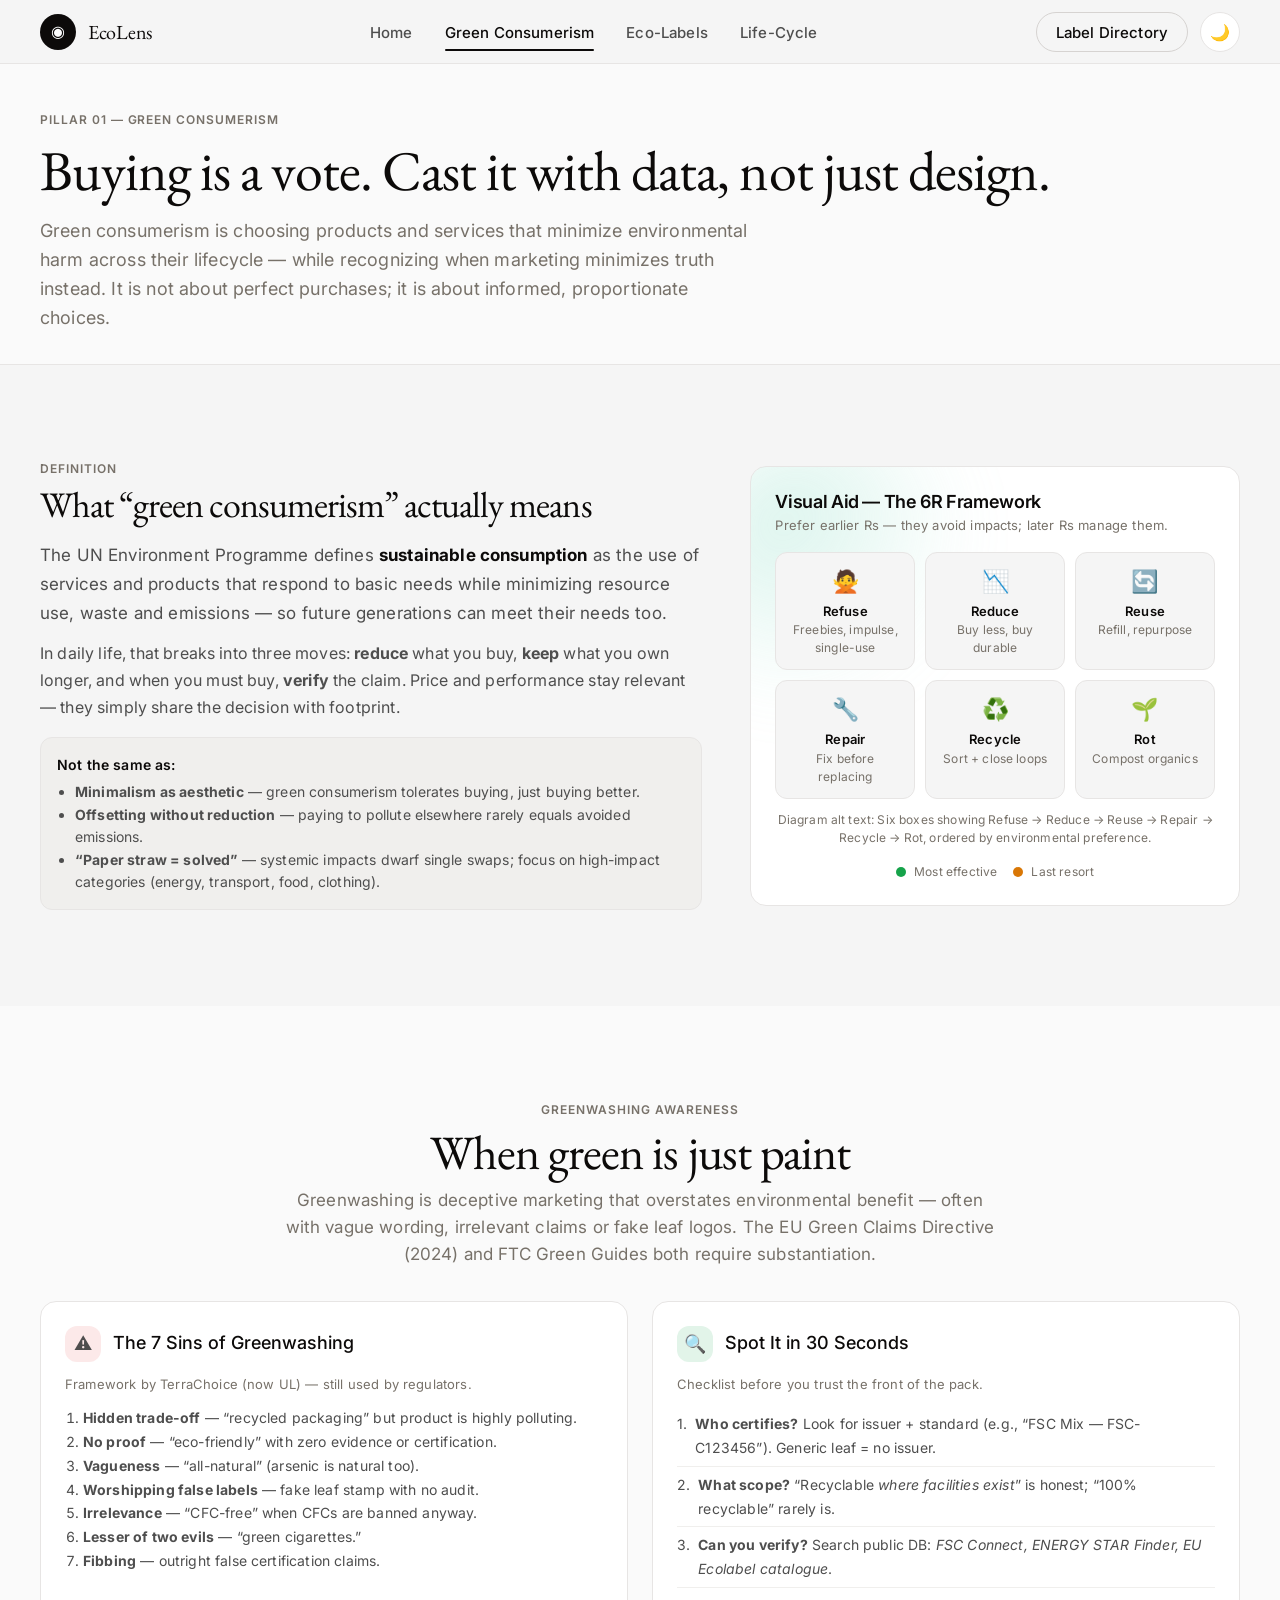
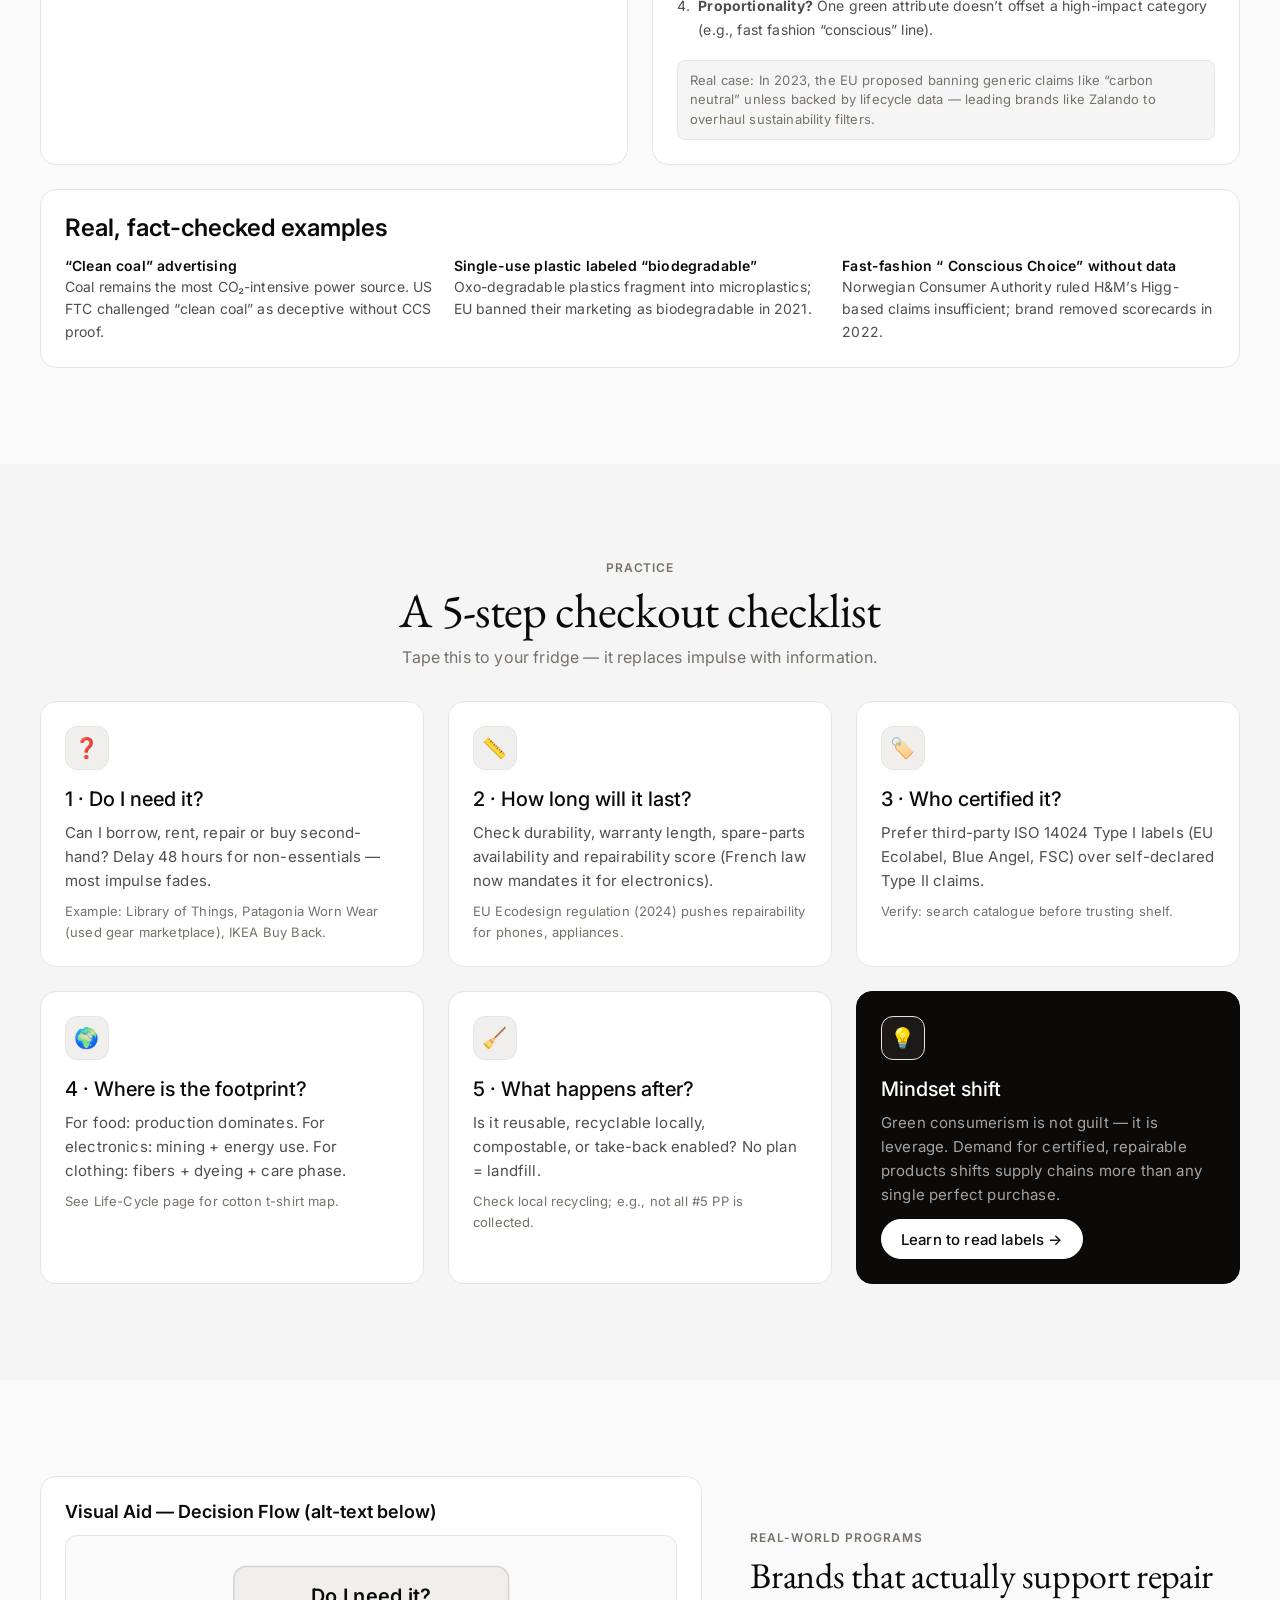
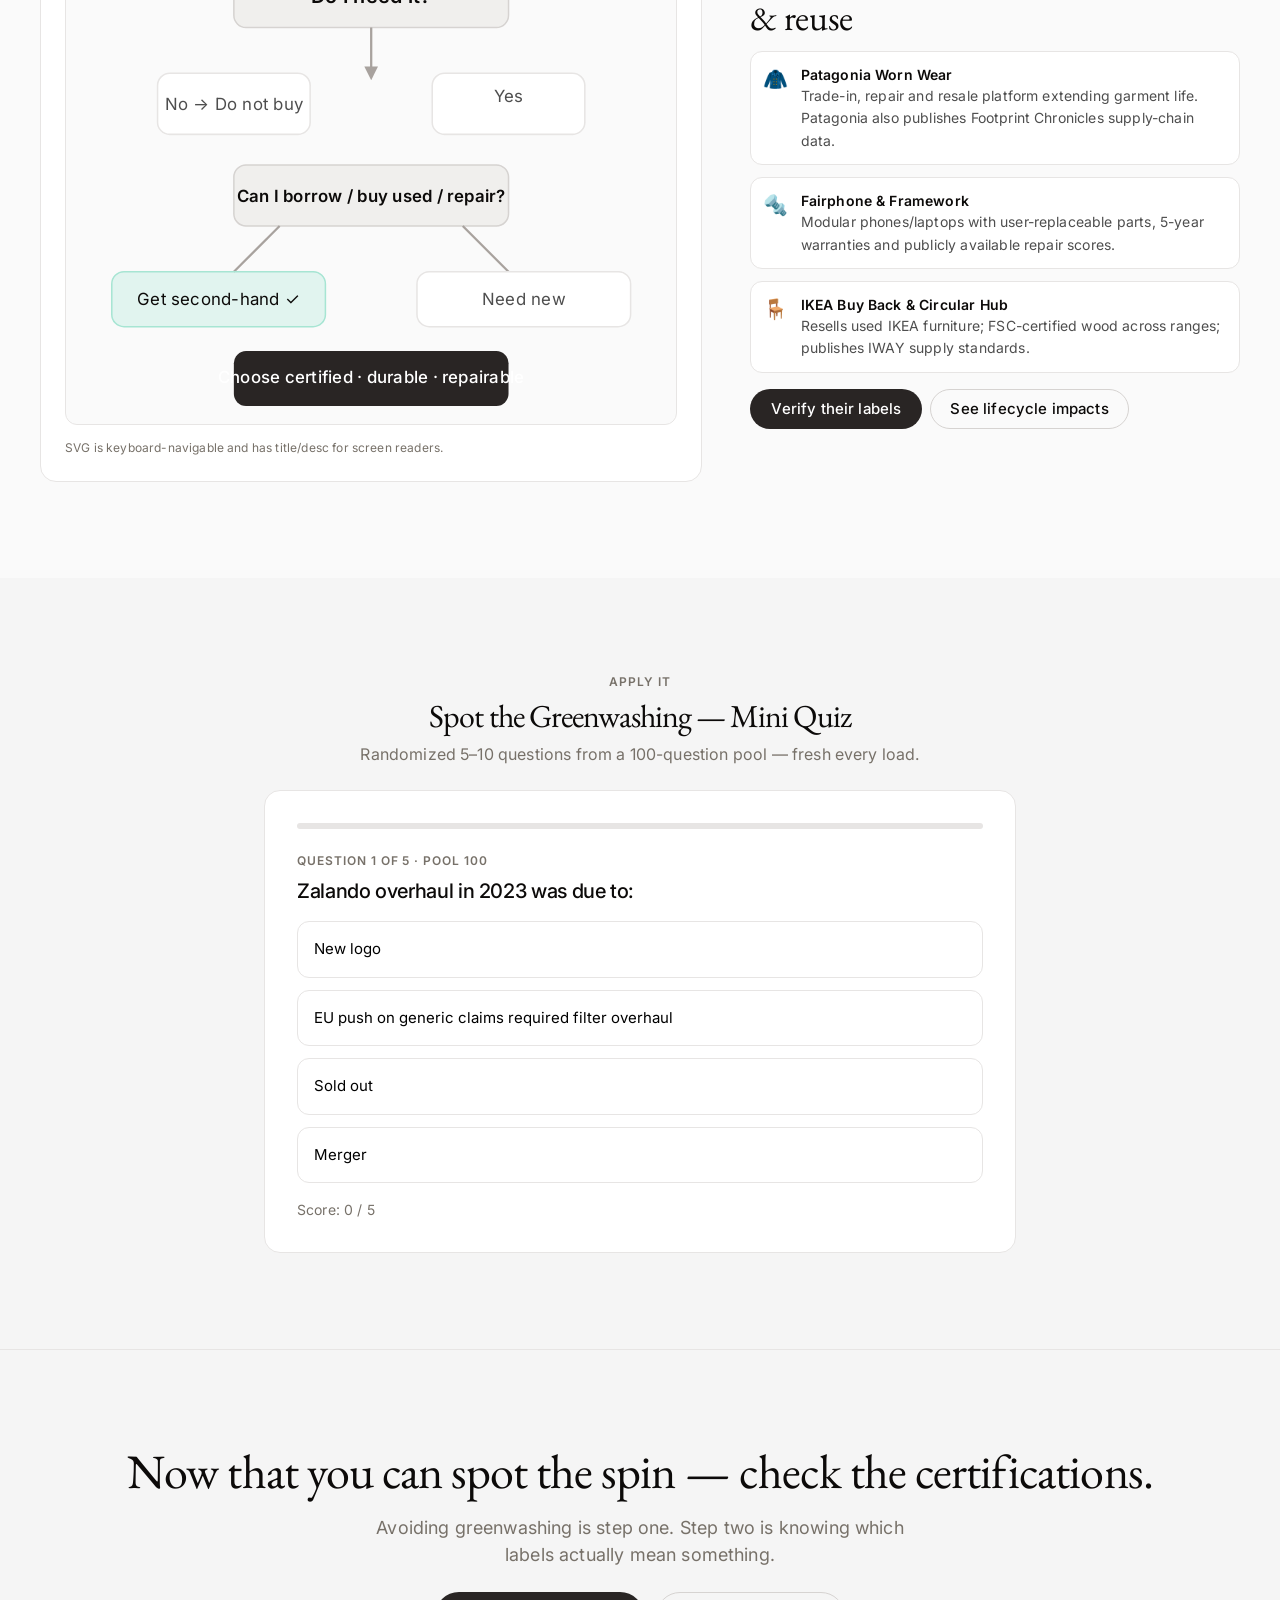
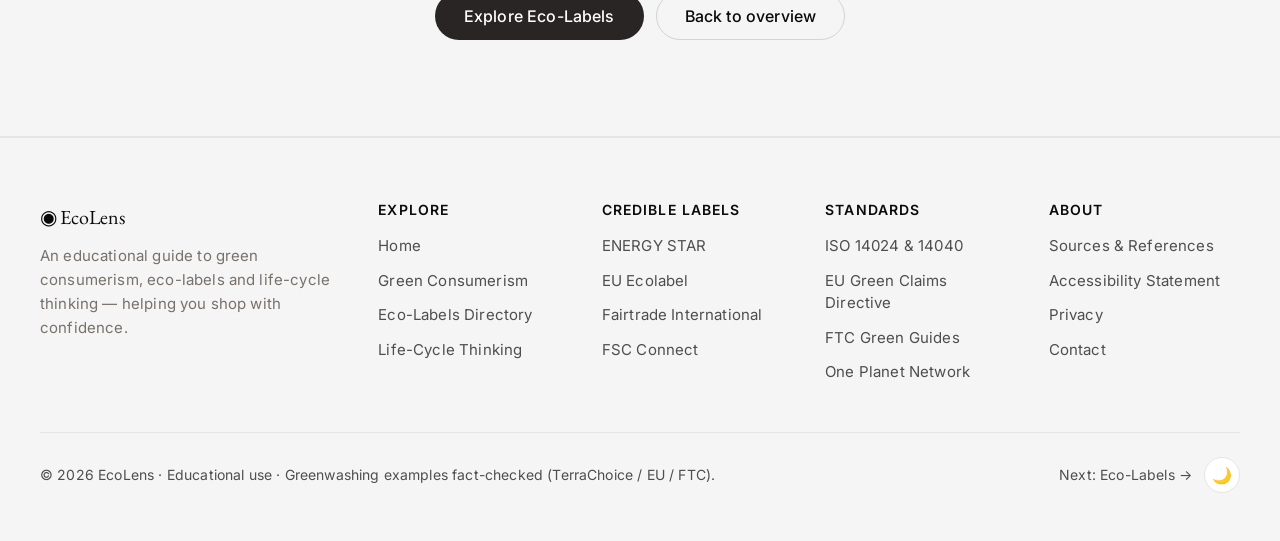
<file: pages/green-consumerism.html>
<!DOCTYPE html>
<html lang="en">
    <head>
        <meta charset="UTF-8">
        <meta name="viewport" content="width=device-width, initial-scale=1.0">
        <meta name="description" content="Green Consumerism - what sustainable buying really means, how to spot greenwashing, and a practical checklist for conscious consumption.">
        <title>Green Consumerism — EcoLens</title>
        <link rel="icon" href="../assets/favicon.ico">
        <link rel="stylesheet" href="../css/base.css">
        <link rel="stylesheet" href="../css/layout.css">
        <link rel="stylesheet" href="../css/components.css">
        <link rel="stylesheet" href="../css/theme.css">
    </head>
    <body>
        <!-- Header: persistent navbar identical on every page -->
        <header class="site-header" role="banner">
            <div class="container nav-inner">
                <a href="../index.html" class="nav-brand" aria-label="EcoLens home">
                    <span class="nav-brand-mark" aria-hidden="true">◉</span>
                    EcoLens
                </a>
                <nav class="nav-links" aria-label="Primary">
                    <a href="../index.html" class="nav-link">Home</a>
                    <a href="green-consumerism.html" class="nav-link">Green Consumerism</a>
                    <a href="eco-labels.html" class="nav-link">Eco-Labels</a>
                    <a href="life-cycle-thinking.html" class="nav-link">Life-Cycle</a>
                </nav>
                <div class="nav-actions">
                    <a href="eco-labels.html" class="btn btn-outline">Label Directory</a>
                    <button class="theme-toggle" data-theme-toggle aria-label="Toggle dark mode">
                        <span data-theme-icon>🌙</span>
                    </button>
                    <button class="nav-toggle" data-nav-toggle aria-label="Open menu" aria-expanded="false" aria-controls="mobile-nav">
                        <span></span>
                    </button>
                </div>
            </div>
            <nav id="mobile-nav" class="mobile-nav" data-mobile-nav aria-label="Mobile">
                <a href="../index.html">Home</a>
                <a href="green-consumerism.html">Green Consumerism</a>
                <a href="eco-labels.html">Eco-Labels</a>
                <a href="life-cycle-thinking.html">Life-Cycle Thinking</a>
                <button class="btn btn-outline" data-theme-toggle style="margin-top:8px; width:100%; justify-content:center;">
                    <span data-theme-icon>🌙</span>
                    <span data-theme-label style="margin-left:8px;">Dark mode</span>
                </button>
            </nav>
        </header>

        <main id="main-content">
            <!-- Section: Page intro -->
            <section class="page-intro">
                <div class="container">
                    <p class="caption-uppercase page-intro-label">Pillar 01 — Green Consumerism</p>
                    <h1 class="page-intro-title">Buying is a vote. Cast it with data, not just design.</h1>
                    <p class="page-intro-text">
                        Green consumerism is choosing products and services that minimize environmental harm across their lifecycle — while recognizing when marketing minimizes truth instead. It is not about perfect purchases; it is about informed, proportionate choices.
                    </p>
                </div>
            </section>

            <!-- Section: What it is -->
            <section class="section container">
                <div class="split">
                    <div class="reveal">
                        <p class="caption-uppercase">Definition</p>
                        <h2 style="font-size:36px; margin-top:8px; margin-bottom:16px;">What “green consumerism” actually means</h2>
                        <p style="font-size:17px; line-height:1.7; margin-bottom:12px;">
                            The UN Environment Programme defines <strong style="color:var(--color-ink);">sustainable consumption</strong> as the use of services and products that respond to basic needs while minimizing resource use, waste and emissions — so future generations can meet their needs too.
                        </p>
                        <p style="line-height:1.7; margin-bottom:16px;">
                            In daily life, that breaks into three moves: <strong>reduce</strong> what you buy, <strong>keep</strong> what you own longer, and when you must buy, <strong>verify</strong> the claim. Price and performance stay relevant — they simply share the decision with footprint.
                        </p>
                        <div style="background:var(--color-surface-strong); border:1px solid var(--color-hairline); border-radius:var(--rounded-lg); padding:16px;">
                            <p style="font-size:14px; font-weight:600; color:var(--color-ink); margin-bottom:6px;">Not the same as:</p>
                            <ul style="font-size:14px; line-height:1.6; color:var(--color-body); list-style:disc; padding-left:18px;">
                                <li><strong>Minimalism as aesthetic</strong> — green consumerism tolerates buying, just buying better.</li>
                                <li><strong>Offsetting without reduction</strong> — paying to pollute elsewhere rarely equals avoided emissions.</li>
                                <li><strong>“Paper straw = solved”</strong> — systemic impacts dwarf single swaps; focus on high-impact categories (energy, transport, food, clothing).</li>
                            </ul>
                        </div>
                    </div>
                    <!-- Visual aid: 6R diagram -->
                    <div class="visual-aid reveal" style="position:relative;">
                        <div class="orb orb-mint" style="width:280px; height:280px; top:-40px; right:-40px; opacity:0.45;" aria-hidden="true"></div>
                        <div style="position:relative; z-index:2;">
                            <h3 style="font-family:var(--font-body); font-weight:600; font-size:18px; color:var(--color-ink); margin-bottom:4px;">Visual Aid — The 6R Framework</h3>
                            <p style="font-size:13px; color:var(--color-muted); margin-bottom:16px;">Prefer earlier Rs — they avoid impacts; later Rs manage them.</p>
                            <div style="display:grid; grid-template-columns:repeat(3,1fr); gap:10px;">
                                <div style="text-align:center; background:var(--color-canvas); border:1px solid var(--color-hairline); border-radius:var(--rounded-lg); padding:12px;">
                                    <div style="font-size:22px;">🙅</div>
                                    <div style="font-size:13px; font-weight:600; color:var(--color-ink); margin-top:4px;">Refuse</div>
                                    <div style="font-size:12px; color:var(--color-muted);">Freebies, impulse, single-use</div>
                                </div>
                                <div style="text-align:center; background:var(--color-canvas); border:1px solid var(--color-hairline); border-radius:var(--rounded-lg); padding:12px;">
                                    <div style="font-size:22px;">📉</div>
                                    <div style="font-size:13px; font-weight:600; color:var(--color-ink); margin-top:4px;">Reduce</div>
                                    <div style="font-size:12px; color:var(--color-muted);">Buy less, buy durable</div>
                                </div>
                                <div style="text-align:center; background:var(--color-canvas); border:1px solid var(--color-hairline); border-radius:var(--rounded-lg); padding:12px;">
                                    <div style="font-size:22px;">🔄</div>
                                    <div style="font-size:13px; font-weight:600; color:var(--color-ink); margin-top:4px;">Reuse</div>
                                    <div style="font-size:12px; color:var(--color-muted);">Refill, repurpose</div>
                                </div>
                                <div style="text-align:center; background:var(--color-canvas); border:1px solid var(--color-hairline); border-radius:var(--rounded-lg); padding:12px;">
                                    <div style="font-size:22px;">🔧</div>
                                    <div style="font-size:13px; font-weight:600; color:var(--color-ink); margin-top:4px;">Repair</div>
                                    <div style="font-size:12px; color:var(--color-muted);">Fix before replacing</div>
                                </div>
                                <div style="text-align:center; background:var(--color-canvas); border:1px solid var(--color-hairline); border-radius:var(--rounded-lg); padding:12px;">
                                    <div style="font-size:22px;">♻️</div>
                                    <div style="font-size:13px; font-weight:600; color:var(--color-ink); margin-top:4px;">Recycle</div>
                                    <div style="font-size:12px; color:var(--color-muted);">Sort + close loops</div>
                                </div>
                                <div style="text-align:center; background:var(--color-canvas); border:1px solid var(--color-hairline); border-radius:var(--rounded-lg); padding:12px;">
                                    <div style="font-size:22px;">🌱</div>
                                    <div style="font-size:13px; font-weight:600; color:var(--color-ink); margin-top:4px;">Rot</div>
                                    <div style="font-size:12px; color:var(--color-muted);">Compost organics</div>
                                </div>
                            </div>
                            <p style="margin-top:12px; font-size:12px; color:var(--color-muted); text-align:center;">Diagram alt text: Six boxes showing Refuse → Reduce → Reuse → Repair → Recycle → Rot, ordered by environmental preference.</p>
                            <!-- Alt text fulfilled -->
                            <div style="margin-top:16px; display:flex; gap:8px; align-items:center; justify-content:center; font-size:12px; color:var(--color-muted);">
                                <span style="width:10px; height:10px; border-radius:50%; background:var(--color-semantic-success); display:inline-block;"></span> Most effective
                                <span style="width:10px; height:10px; border-radius:50%; background:var(--color-semantic-warning); display:inline-block; margin-left:8px;"></span> Last resort
                            </div>
                        </div>
                    </div>
                </div>
            </section>

            <!-- Section: Greenwashing -->
            <section class="section section-alt">
                <div class="container">
                    <div style="max-width:720px; margin:0 auto var(--spacing-xl); text-align:center;">
                        <p class="caption-uppercase">Greenwashing Awareness</p>
                        <h2 style="margin-top:8px;">When green is just paint</h2>
                        <p style="color:var(--color-muted); margin-top:8px; font-size:17px; line-height:1.6;">
                            Greenwashing is deceptive marketing that overstates environmental benefit — often with vague wording, irrelevant claims or fake leaf logos. The EU Green Claims Directive (2024) and FTC Green Guides both require substantiation.
                        </p>
                    </div>

                    <div class="grid-2">
                        <div class="feature-card reveal">
                            <div style="display:flex; align-items:center; gap:12px; margin-bottom:12px;">
                                <span style="width:36px; height:36px; border-radius:var(--rounded-lg); background:rgba(220,38,38,0.1); display:flex; align-items:center; justify-content:center; font-size:18px;">⚠️</span>
                                <h3 style="font-size:18px; margin:0;">The 7 Sins of Greenwashing</h3>
                            </div>
                            <p style="font-size:13px; color:var(--color-muted); margin-bottom:12px;">Framework by TerraChoice (now UL) — still used by regulators.</p>
                            <ol style="font-size:14px; line-height:1.7; color:var(--color-body); list-style:decimal; padding-left:18px;">
                                <li><strong>Hidden trade-off</strong> — “recycled packaging” but product is highly polluting.</li>
                                <li><strong>No proof</strong> — “eco-friendly” with zero evidence or certification.</li>
                                <li><strong>Vagueness</strong> — “all-natural” (arsenic is natural too).</li>
                                <li><strong>Worshipping false labels</strong> — fake leaf stamp with no audit.</li>
                                <li><strong>Irrelevance</strong> — “CFC-free” when CFCs are banned anyway.</li>
                                <li><strong>Lesser of two evils</strong> — “green cigarettes.”</li>
                                <li><strong>Fibbing</strong> — outright false certification claims.</li>
                            </ol>
                        </div>

                        <div class="feature-card reveal">
                            <div style="display:flex; align-items:center; gap:12px; margin-bottom:12px;">
                                <span style="width:36px; height:36px; border-radius:var(--rounded-lg); background:rgba(22,163,74,0.12); display:flex; align-items:center; justify-content:center; font-size:18px;">🔍</span>
                                <h3 style="font-size:18px; margin:0;">Spot It in 30 Seconds</h3>
                            </div>
                            <p style="font-size:13px; color:var(--color-muted); margin-bottom:12px;">Checklist before you trust the front of the pack.</p>
                            <ul style="font-size:14px; line-height:1.7; color:var(--color-body); list-style:none; padding:0;">
                                <li style="display:flex; gap:8px; padding:6px 0; border-bottom:1px solid var(--color-hairline-soft);"><span>1.</span><span><strong>Who certifies?</strong> Look for issuer + standard (e.g., “FSC Mix — FSC-C123456”). Generic leaf = no issuer.</span></li>
                                <li style="display:flex; gap:8px; padding:6px 0; border-bottom:1px solid var(--color-hairline-soft);"><span>2.</span><span><strong>What scope?</strong> “Recyclable <em>where facilities exist</em>” is honest; “100% recyclable” rarely is.</span></li>
                                <li style="display:flex; gap:8px; padding:6px 0; border-bottom:1px solid var(--color-hairline-soft);"><span>3.</span><span><strong>Can you verify?</strong> Search public DB: <em>FSC Connect, ENERGY STAR Finder, EU Ecolabel catalogue</em>.</span></li>
                                <li style="display:flex; gap:8px; padding:6px 0;"><span>4.</span><span><strong>Proportionality?</strong> One green attribute doesn’t offset a high-impact category (e.g., fast fashion “conscious” line).</span></li>
                            </ul>
                            <div style="margin-top:12px; background:var(--color-canvas); border:1px solid var(--color-hairline); border-radius:var(--rounded-md); padding:10px 12px; font-size:13px; color:var(--color-muted);">
                                Real case: In 2023, the EU proposed banning generic claims like “carbon neutral” unless backed by lifecycle data — leading brands like Zalando to overhaul sustainability filters.
                            </div>
                        </div>
                    </div>

                    <!-- Real examples of greenwashing -->
                    <div style="margin-top:24px; background:var(--color-surface-card); border:1px solid var(--color-hairline); border-radius:var(--rounded-xl); padding:24px;" class="reveal">
                        <h4 style="font-family:var(--font-body); font-weight:600; margin-bottom:12px;">Real, fact-checked examples</h4>
                        <div class="grid-3" style="gap:16px;">
                            <div>
                                <p style="font-size:14px; font-weight:600; color:var(--color-ink);">“Clean coal” advertising</p>
                                <p style="font-size:14px; line-height:1.6; color:var(--color-body);">Coal remains the most CO₂-intensive power source. US FTC challenged “clean coal” as deceptive without CCS proof.</p>
                            </div>
                            <div>
                                <p style="font-size:14px; font-weight:600; color:var(--color-ink);">Single-use plastic labeled “biodegradable”</p>
                                <p style="font-size:14px; line-height:1.6; color:var(--color-body);">Oxo-degradable plastics fragment into microplastics; EU banned their marketing as biodegradable in 2021.</p>
                            </div>
                            <div>
                                <p style="font-size:14px; font-weight:600; color:var(--color-ink);">Fast-fashion “ Conscious Choice” without data</p>
                                <p style="font-size:14px; line-height:1.6; color:var(--color-body);">Norwegian Consumer Authority ruled H&M’s Higg-based claims insufficient; brand removed scorecards in 2022.</p>
                            </div>
                        </div>
                    </div>
                </div>
            </section>

            <!-- Section: Conscious consumption steps -->
            <section class="section container">
                <div style="max-width:720px; margin:0 auto var(--spacing-xl); text-align:center;">
                    <p class="caption-uppercase">Practice</p>
                    <h2 style="margin-top:8px;">A 5-step checkout checklist</h2>
                    <p style="color:var(--color-muted); margin-top:8px;">Tape this to your fridge — it replaces impulse with information.</p>
                </div>
                <div class="grid-3">
                    <article class="feature-card reveal">
                        <div class="feature-card-icon">❓</div>
                        <h3>1 · Do I need it?</h3>
                        <p>Can I borrow, rent, repair or buy second-hand? Delay 48 hours for non-essentials — most impulse fades.</p>
                        <p style="margin-top:8px; font-size:13px; color:var(--color-muted);">Example: Library of Things, Patagonia Worn Wear (used gear marketplace), IKEA Buy Back.</p>
                    </article>
                    <article class="feature-card reveal">
                        <div class="feature-card-icon">📏</div>
                        <h3>2 · How long will it last?</h3>
                        <p>Check durability, warranty length, spare-parts availability and repairability score (French law now mandates it for electronics).</p>
                        <p style="margin-top:8px; font-size:13px; color:var(--color-muted);">EU Ecodesign regulation (2024) pushes repairability for phones, appliances.</p>
                    </article>
                    <article class="feature-card reveal">
                        <div class="feature-card-icon">🏷️</div>
                        <h3>3 · Who certified it?</h3>
                        <p>Prefer third-party ISO 14024 Type I labels (EU Ecolabel, Blue Angel, FSC) over self-declared Type II claims.</p>
                        <p style="margin-top:8px; font-size:13px; color:var(--color-muted);">Verify: search catalogue before trusting shelf.</p>
                    </article>
                    <article class="feature-card reveal">
                        <div class="feature-card-icon">🌍</div>
                        <h3>4 · Where is the footprint?</h3>
                        <p>For food: production dominates. For electronics: mining + energy use. For clothing: fibers + dyeing + care phase.</p>
                        <p style="margin-top:8px; font-size:13px; color:var(--color-muted);">See Life-Cycle page for cotton t-shirt map.</p>
                    </article>
                    <article class="feature-card reveal">
                        <div class="feature-card-icon">🧹</div>
                        <h3>5 · What happens after?</h3>
                        <p>Is it reusable, recyclable locally, compostable, or take-back enabled? No plan = landfill.</p>
                        <p style="margin-top:8px; font-size:13px; color:var(--color-muted);">Check local recycling; e.g., not all #5 PP is collected.</p>
                    </article>
                    <article class="feature-card reveal" style="background:var(--color-ink); color:var(--color-on-primary); border-color:var(--color-ink);">
                        <div class="feature-card-icon" style="background:var(--color-surface-dark-elevated); color:var(--color-on-primary);">💡</div>
                        <h3 style="color:var(--color-on-primary);">Mindset shift</h3>
                        <p style="color:var(--color-on-dark-soft);">Green consumerism is not guilt — it is leverage. Demand for certified, repairable products shifts supply chains more than any single perfect purchase.</p>
                        <a href="eco-labels.html" class="btn btn-outline" style="margin-top:12px; background:var(--color-on-primary); color:var(--color-ink); border-color:var(--color-on-primary);">Learn to read labels →</a>
                    </article>
                </div>
            </section>

            <!-- Section: Visual aid - decision tree SVG -->
            <section class="section section-alt">
                <div class="container">
                    <div class="split">
                        <div class="visual-aid reveal">
                            <h4 style="font-family:var(--font-body); font-weight:600; font-size:18px; color:var(--color-ink); margin-bottom:12px;">Visual Aid — Decision Flow (alt-text below)</h4>
                            <!-- Simple SVG flow -->
                            <svg viewBox="0 0 400 320" role="img" aria-labelledby="flowTitle flowDesc" style="width:100%; height:auto; background:var(--color-canvas-soft); border-radius:12px; border:1px solid var(--color-hairline);">
                                <title id="flowTitle">Conscious purchase decision flow</title>
                                <desc id="flowDesc">Diamond: Do I need it? Yes goes to Can I get it used or repair? No goes to Do not buy. Used/repair leads to second-hand. Otherwise check certified, durable, local end-of-life — then buy.</desc>
                                <!-- Nodes -->
                                <rect x="110" y="20" width="180" height="40" rx="8" fill="#f0efed" stroke="#d6d3d1"/>
                                <text x="200" y="44" text-anchor="middle" font-size="13" font-family="Inter" fill="#0c0a09" font-weight="600">Do I need it?</text>
                                <!-- Arrows -->
                                <line x1="200" y1="60" x2="200" y2="90" stroke="#a8a29e" stroke-width="1.5" marker-end="url(#arrow)"/>
                                <rect x="60" y="90" width="100" height="40" rx="8" fill="#ffffff" stroke="#e7e5e4"/>
                                <text x="110" y="114" text-anchor="middle" font-size="11" fill="#4e4e4e">No → Do not buy</text>
                                <rect x="240" y="90" width="100" height="40" rx="8" fill="#ffffff" stroke="#e7e5e4"/>
                                <text x="290" y="109" text-anchor="middle" font-size="11" fill="#4e4e4e">Yes</text>
                                <rect x="110" y="150" width="180" height="40" rx="8" fill="#f0efed" stroke="#d6d3d1"/>
                                <text x="200" y="174" text-anchor="middle" font-size="11" fill="#0c0a09" font-weight="600">Can I borrow / buy used / repair?</text>
                                <line x1="140" y1="190" x2="110" y2="220" stroke="#a8a29e" stroke-width="1.5"/>
                                <rect x="30" y="220" width="140" height="36" rx="8" fill="#a7e5d3" fill-opacity="0.3" stroke="#a7e5d3"/>
                                <text x="100" y="242" text-anchor="middle" font-size="11" fill="#0c0a09">Get second-hand ✓</text>
                                <line x1="260" y1="190" x2="290" y2="220" stroke="#a8a29e" stroke-width="1.5"/>
                                <rect x="230" y="220" width="140" height="36" rx="8" fill="#ffffff" stroke="#e7e5e4"/>
                                <text x="300" y="242" text-anchor="middle" font-size="11" fill="#4e4e4e">Need new</text>
                                <rect x="110" y="272" width="180" height="36" rx="8" fill="#292524" />
                                <text x="200" y="293" text-anchor="middle" font-size="11" fill="#ffffff" font-weight="500">Choose certified · durable · repairable</text>
                                <defs><marker id="arrow" viewBox="0 0 10 10" refX="5" refY="5" markerWidth="6" markerHeight="6" orient="auto-start-reverse"><path d="M 0 0 L 10 5 L 0 10 z" fill="#a8a29e"/></marker></defs>
                            </svg>
                            <p style="margin-top:8px; font-size:12px; color:var(--color-muted);">SVG is keyboard-navigable and has title/desc for screen readers.</p>
                        </div>
                        <div class="reveal">
                            <p class="caption-uppercase">Real-World Programs</p>
                            <h3 style="margin-top:8px; margin-bottom:12px;">Brands that actually support repair &amp; reuse</h3>
                            <ul style="display:flex; flex-direction:column; gap:12px;">
                                <li style="display:flex; gap:12px; padding:12px; background:var(--color-surface-card); border:1px solid var(--color-hairline); border-radius:var(--rounded-lg);">
                                    <span style="font-size:20px;">🧥</span>
                                    <div>
                                        <p style="font-weight:600; color:var(--color-ink); font-size:14px;">Patagonia Worn Wear</p>
                                        <p style="font-size:14px; line-height:1.6; color:var(--color-body);">Trade-in, repair and resale platform extending garment life. Patagonia also publishes Footprint Chronicles supply-chain data.</p>
                                    </div>
                                </li>
                                <li style="display:flex; gap:12px; padding:12px; background:var(--color-surface-card); border:1px solid var(--color-hairline); border-radius:var(--rounded-lg);">
                                    <span style="font-size:20px;">🔩</span>
                                    <div>
                                        <p style="font-weight:600; color:var(--color-ink); font-size:14px;">Fairphone &amp; Framework</p>
                                        <p style="font-size:14px; line-height:1.6; color:var(--color-body);">Modular phones/laptops with user-replaceable parts, 5-year warranties and publicly available repair scores.</p>
                                    </div>
                                </li>
                                <li style="display:flex; gap:12px; padding:12px; background:var(--color-surface-card); border:1px solid var(--color-hairline); border-radius:var(--rounded-lg);">
                                    <span style="font-size:20px;">🪑</span>
                                    <div>
                                        <p style="font-weight:600; color:var(--color-ink); font-size:14px;">IKEA Buy Back &amp; Circular Hub</p>
                                        <p style="font-size:14px; line-height:1.6; color:var(--color-body);">Resells used IKEA furniture; FSC-certified wood across ranges; publishes IWAY supply standards.</p>
                                    </div>
                                </li>
                            </ul>
                            <div style="margin-top:16px; display:flex; gap:8px; flex-wrap:wrap;">
                                <a href="eco-labels.html" class="btn btn-primary">Verify their labels</a>
                                <a href="life-cycle-thinking.html" class="btn btn-outline">See lifecycle impacts</a>
                            </div>
                        </div>
                    </div>
                </div>
            </section>

            <!-- Section: Quiz -->
            <section class="section container">
                <div class="container-narrow">
                    <div style="text-align:center; margin-bottom:24px;">
                        <p class="caption-uppercase">Apply It</p>
                        <h2 style="font-size:32px; margin-top:8px;">Spot the Greenwashing — Mini Quiz</h2>
                        <p style="color:var(--color-muted); margin-top:8px;">Randomized 5–10 questions from a 100-question pool — fresh every load.</p>
                    </div>
                    <div id="eco-quiz" class="quiz-card reveal">
                        <p style="text-align:center; color:var(--color-muted);">Loading quiz…</p>
                    </div>
                </div>
            </section>

            <!-- CTA band -->
            <section class="cta-band">
                <h2>Now that you can spot the spin — check the certifications.</h2>
                <p>Avoiding greenwashing is step one. Step two is knowing which labels actually mean something.</p>
                <div style="display:flex; gap:12px; justify-content:center; flex-wrap:wrap;">
                    <a href="eco-labels.html" class="btn btn-primary btn-lg">Explore Eco-Labels</a>
                    <a href="../index.html" class="btn btn-outline btn-lg">Back to overview</a>
                </div>
            </section>
        </main>

        <!-- Footer - identical structure -->
        <footer class="site-footer" role="contentinfo">
            <div class="container">
                <div class="footer-grid">
                    <div>
                        <a href="../index.html" class="nav-brand">◉ EcoLens</a>
                        <p class="footer-brand-copy">An educational guide to green consumerism, eco-labels and life-cycle thinking — helping you shop with confidence.</p>
                    </div>
                    <div>
                        <h4 class="footer-heading">Explore</h4>
                        <div class="footer-links">
                            <a href="../index.html">Home</a>
                            <a href="green-consumerism.html">Green Consumerism</a>
                            <a href="eco-labels.html">Eco-Labels Directory</a>
                            <a href="life-cycle-thinking.html">Life-Cycle Thinking</a>
                        </div>
                    </div>
                    <div>
                        <h4 class="footer-heading">Credible Labels</h4>
                        <div class="footer-links">
                            <a href="https://www.energystar.gov/" target="_blank" rel="noopener">ENERGY STAR</a>
                            <a href="https://environment.ec.europa.eu/topics/circular-economy/eu-ecolabel-home_en" target="_blank" rel="noopener">EU Ecolabel</a>
                            <a href="https://www.fairtrade.net/" target="_blank" rel="noopener">Fairtrade International</a>
                            <a href="https://connect.fsc.org/" target="_blank" rel="noopener">FSC Connect</a>
                        </div>
                    </div>
                    <div>
                        <h4 class="footer-heading">Standards</h4>
                        <div class="footer-links">
                            <a href="https://www.iso.org/standard/37456.html" target="_blank" rel="noopener">ISO 14024 &amp; 14040</a>
                            <a href="https://eur-lex.europa.eu/" target="_blank" rel="noopener">EU Green Claims Directive</a>
                            <a href="https://www.ftc.gov/legal-library/browse/federal-register-notices/guides-use-environmental-marketing-claims" target="_blank" rel="noopener">FTC Green Guides</a>
                            <a href="https://www.oneplanetnetwork.org/" target="_blank" rel="noopener">One Planet Network</a>
                        </div>
                    </div>
                    <div>
                        <h4 class="footer-heading">About</h4>
                        <div class="footer-links">
                            <a href="#">Sources &amp; References</a>
                            <a href="#">Accessibility Statement</a>
                            <a href="#">Privacy</a>
                            <a href="#">Contact</a>
                        </div>
                    </div>
                </div>
                <div class="footer-bottom">
                    <p>© <span id="current-year">2026</span> EcoLens · Educational use · Greenwashing examples fact-checked (TerraChoice / EU / FTC).</p>
                    <p style="display:flex; gap:12px; align-items:center;">
                        <span>Next: Eco-Labels →</span>
                        <button class="theme-toggle" data-theme-toggle aria-label="Toggle dark mode" style="width:36px; height:36px;">
                            <span data-theme-icon>🌙</span>
                        </button>
                    </p>
                </div>
            </div>
        </footer>

        <script src="../js/labels-data.js"></script>
        <script src="../js/quiz.js"></script>
        <script src="../js/main.js"></script>
    </body>
</html>
</file>
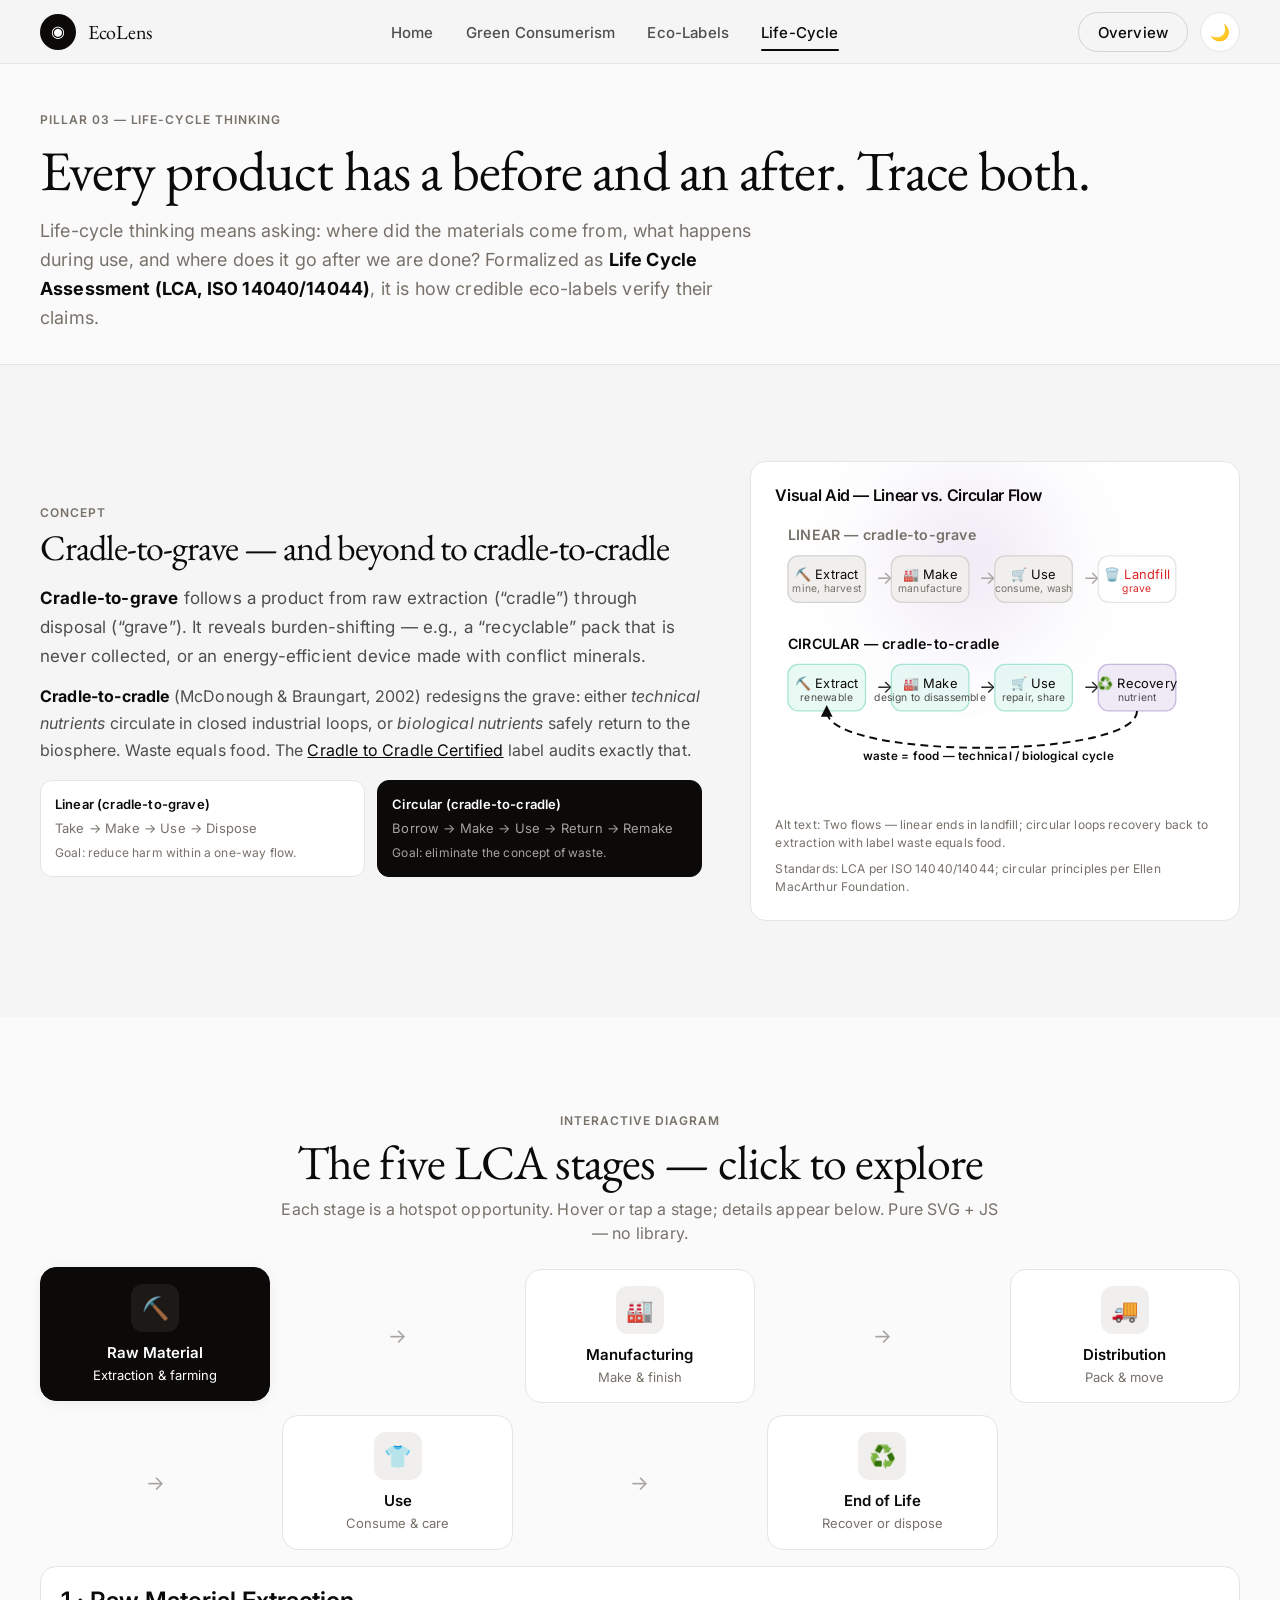
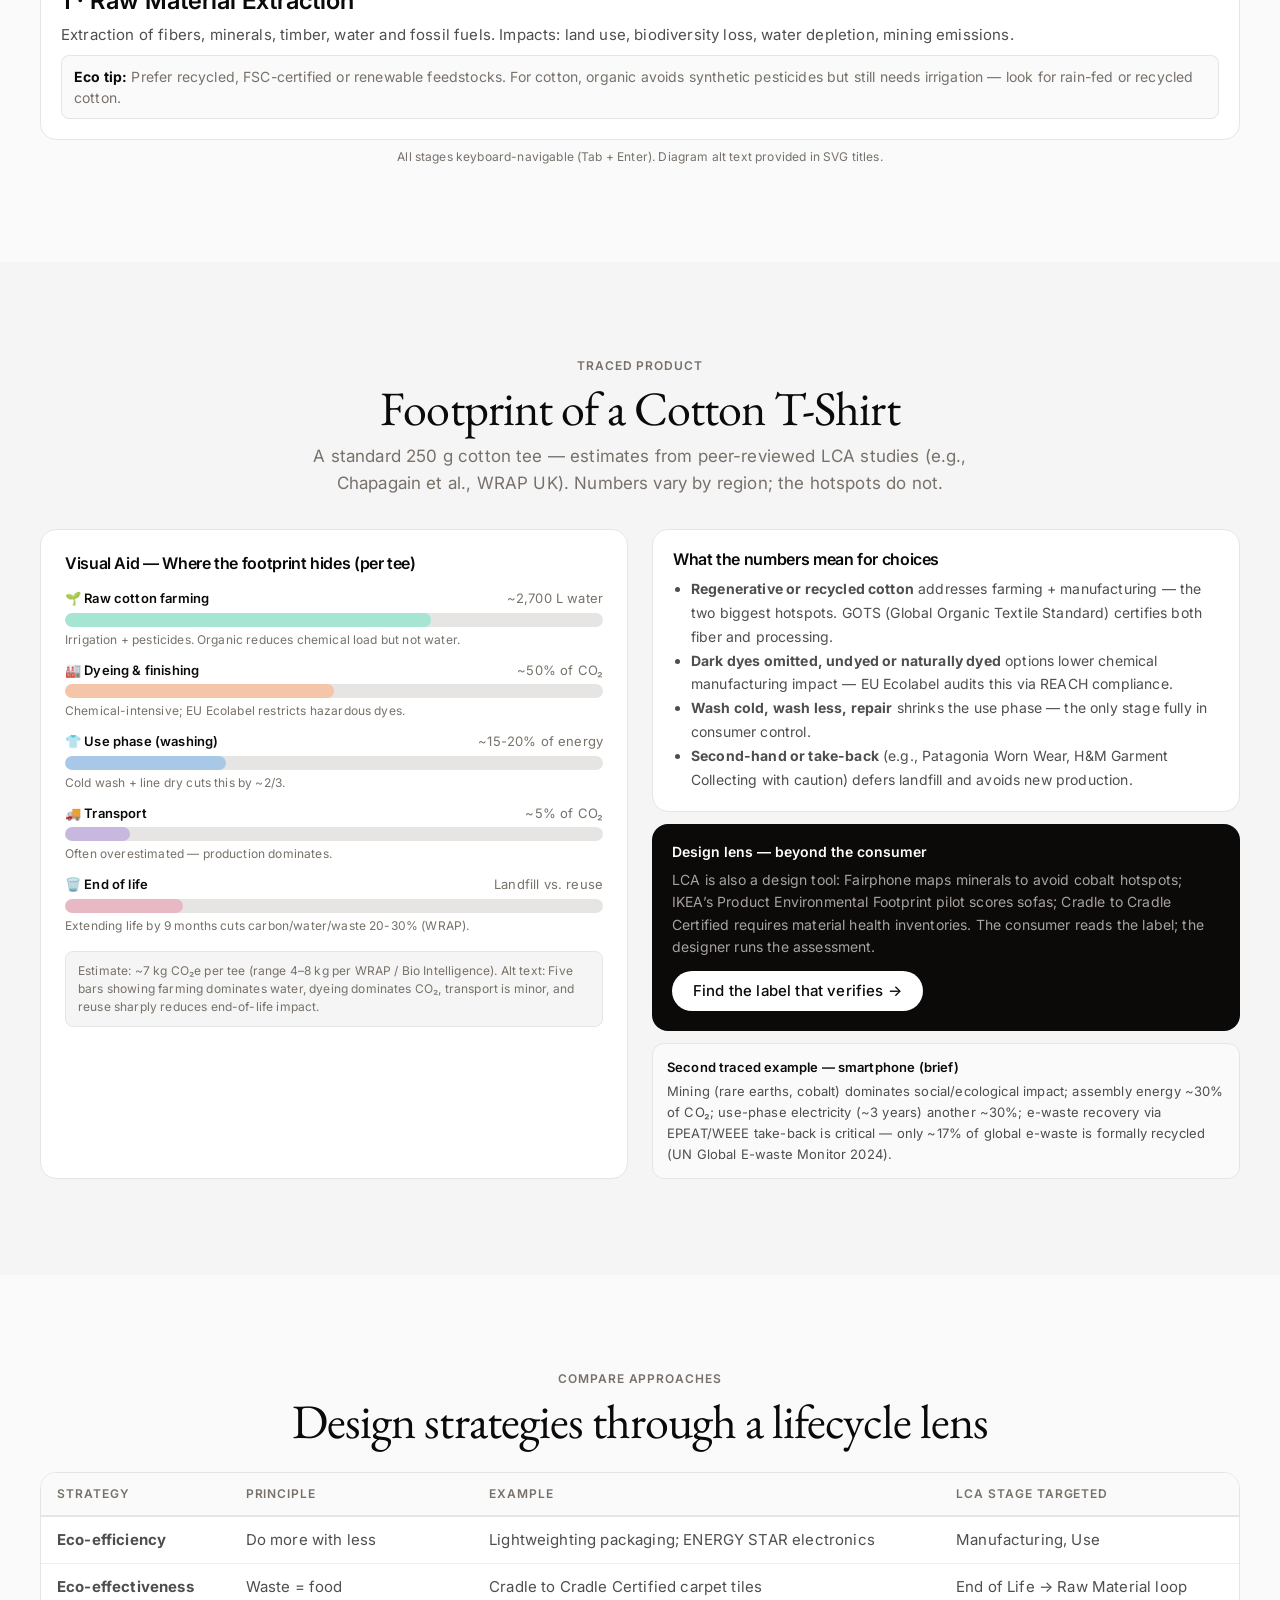
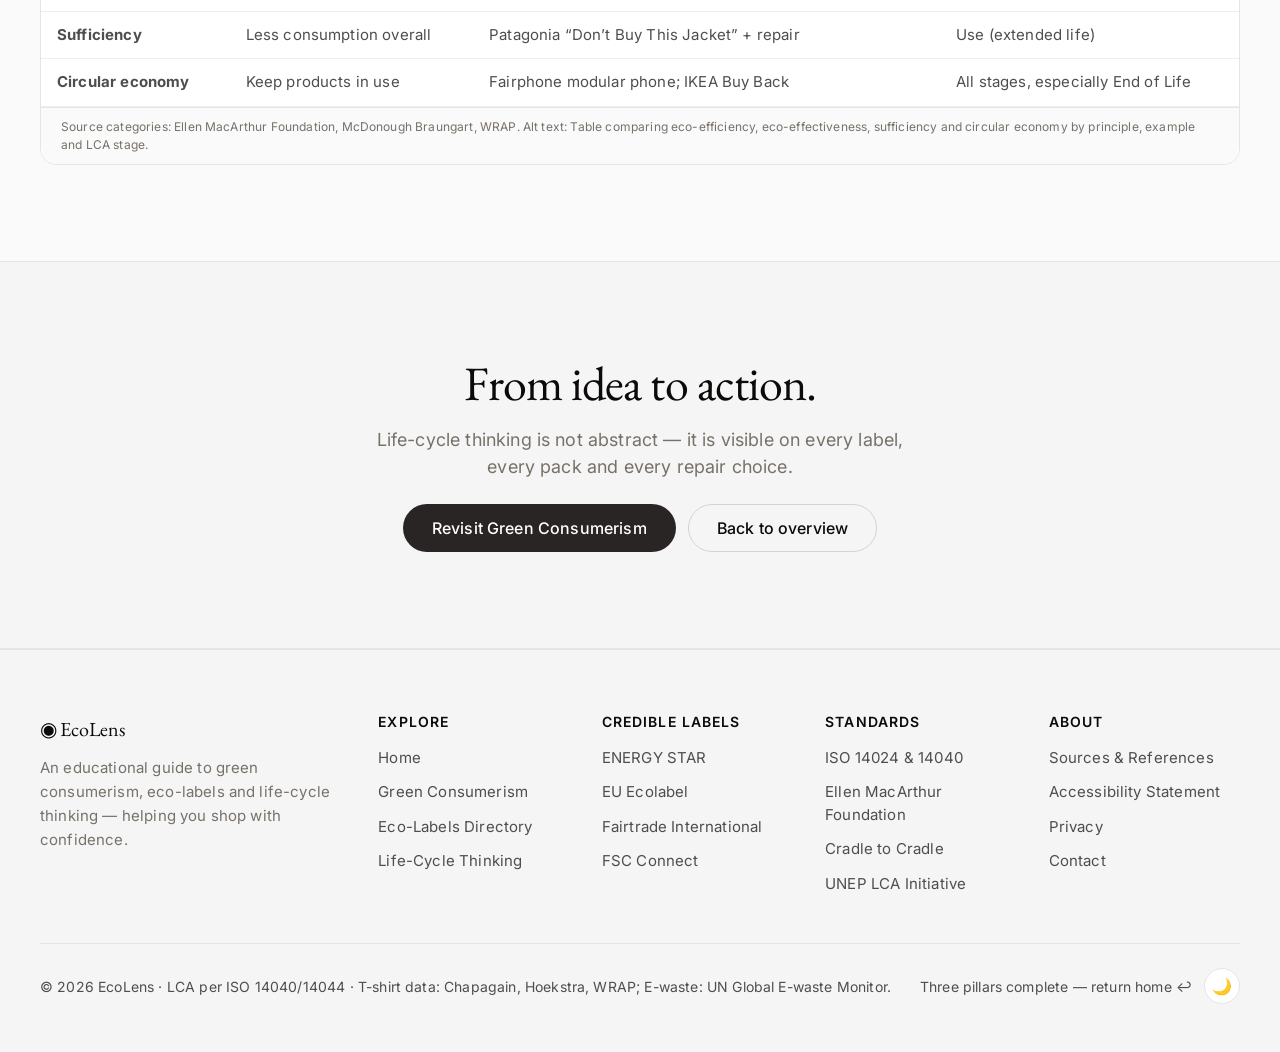
<file: pages/life-cycle-thinking.html>
<!DOCTYPE html>
<html lang="en">
    <head>
        <meta charset="UTF-8">
        <meta name="viewport" content="width=device-width, initial-scale=1.0">
        <meta name="description" content="Life-Cycle Thinking - cradle-to-grave vs cradle-to-cradle, the five LCA stages, and a traced cotton t-shirt footprint.">
        <title>Life-Cycle Thinking — EcoLens</title>
        <link rel="icon" href="../assets/favicon.ico">
        <link rel="stylesheet" href="../css/base.css">
        <link rel="stylesheet" href="../css/layout.css">
        <link rel="stylesheet" href="../css/components.css">
        <link rel="stylesheet" href="../css/theme.css">
    </head>
    <body>
        <!-- Header: persistent navbar -->
        <header class="site-header" role="banner">
            <div class="container nav-inner">
                <a href="../index.html" class="nav-brand" aria-label="EcoLens home">
                    <span class="nav-brand-mark" aria-hidden="true">◉</span>
                    EcoLens
                </a>
                <nav class="nav-links" aria-label="Primary">
                    <a href="../index.html" class="nav-link">Home</a>
                    <a href="green-consumerism.html" class="nav-link">Green Consumerism</a>
                    <a href="eco-labels.html" class="nav-link">Eco-Labels</a>
                    <a href="life-cycle-thinking.html" class="nav-link">Life-Cycle</a>
                </nav>
                <div class="nav-actions">
                    <a href="../index.html" class="btn btn-outline">Overview</a>
                    <button class="theme-toggle" data-theme-toggle aria-label="Toggle dark mode">
                        <span data-theme-icon>🌙</span>
                    </button>
                    <button class="nav-toggle" data-nav-toggle aria-label="Open menu" aria-expanded="false" aria-controls="mobile-nav">
                        <span></span>
                    </button>
                </div>
            </div>
            <nav id="mobile-nav" class="mobile-nav" data-mobile-nav aria-label="Mobile">
                <a href="../index.html">Home</a>
                <a href="green-consumerism.html">Green Consumerism</a>
                <a href="eco-labels.html">Eco-Labels</a>
                <a href="life-cycle-thinking.html">Life-Cycle Thinking</a>
                <button class="btn btn-outline" data-theme-toggle style="margin-top:8px; width:100%; justify-content:center;">
                    <span data-theme-icon>🌙</span>
                    <span data-theme-label style="margin-left:8px;">Dark mode</span>
                </button>
            </nav>
        </header>

        <main id="main-content">
            <!-- Section: Page intro -->
            <section class="page-intro">
                <div class="container">
                    <p class="caption-uppercase page-intro-label">Pillar 03 — Life-Cycle Thinking</p>
                    <h1 class="page-intro-title">Every product has a before and an after. Trace both.</h1>
                    <p class="page-intro-text">
                        Life-cycle thinking means asking: where did the materials come from, what happens during use, and where does it go after we are done? Formalized as <strong style="color:var(--color-ink);">Life Cycle Assessment (LCA, ISO 14040/14044)</strong>, it is how credible eco-labels verify their claims.
                    </p>
                </div>
            </section>

            <!-- Section: What it is -->
            <section class="section container">
                <div class="split">
                    <div class="reveal">
                        <p class="caption-uppercase">Concept</p>
                        <h2 style="font-size:36px; margin-top:8px; margin-bottom:16px;">Cradle-to-grave — and beyond to cradle-to-cradle</h2>
                        <p style="font-size:17px; line-height:1.7; margin-bottom:12px;">
                            <strong style="color:var(--color-ink);">Cradle-to-grave</strong> follows a product from raw extraction (“cradle”) through disposal (“grave”). It reveals burden-shifting — e.g., a “recyclable” pack that is never collected, or an energy-efficient device made with conflict minerals.
                        </p>
                        <p style="line-height:1.7; margin-bottom:12px;">
                            <strong style="color:var(--color-ink);">Cradle-to-cradle</strong> (McDonough & Braungart, 2002) redesigns the grave: either <em>technical nutrients</em> circulate in closed industrial loops, or <em>biological nutrients</em> safely return to the biosphere. Waste equals food. The <a href="eco-labels.html" style="text-decoration:underline; color:var(--color-ink);">Cradle to Cradle Certified</a> label audits exactly that.
                        </p>
                        <div style="display:grid; grid-template-columns:1fr 1fr; gap:12px; margin-top:16px;">
                            <div style="background:var(--color-surface-card); border:1px solid var(--color-hairline); border-radius:var(--rounded-lg); padding:14px;">
                                <p style="font-size:13px; font-weight:600; color:var(--color-ink);">Linear (cradle-to-grave)</p>
                                <p style="font-size:13px; color:var(--color-muted); margin-top:4px;">Take → Make → Use → Dispose</p>
                                <p style="font-size:12px; color:var(--color-muted); margin-top:6px;">Goal: reduce harm within a one-way flow.</p>
                            </div>
                            <div style="background:var(--color-ink); border:1px solid var(--color-ink); border-radius:var(--rounded-lg); padding:14px;">
                                <p style="font-size:13px; font-weight:600; color:var(--color-on-primary);">Circular (cradle-to-cradle)</p>
                                <p style="font-size:13px; color:var(--color-on-dark-soft); margin-top:4px;">Borrow → Make → Use → Return → Remake</p>
                                <p style="font-size:12px; color:var(--color-on-dark-soft); margin-top:6px;">Goal: eliminate the concept of waste.</p>
                            </div>
                        </div>
                    </div>
                    <!-- Visual aid: linear vs circular diagram -->
                    <div class="visual-aid reveal" style="position:relative;">
                        <div class="orb orb-lavender" style="width:260px; height:260px; top:-30px; right:-30px; opacity:0.4;" aria-hidden="true"></div>
                        <div style="position:relative; z-index:2;">
                            <h3 style="font-family:var(--font-body); font-weight:600; font-size:16px; color:var(--color-ink); margin-bottom:12px;">Visual Aid — Linear vs. Circular Flow</h3>
                            <svg viewBox="0 0 340 220" role="img" aria-labelledby="lcaTitle lcaDesc" style="width:100%; height:auto;">
                                <title id="lcaTitle">Linear and circular product flows</title>
                                <desc id="lcaDesc">Top row shows linear: extraction arrow to manufacture arrow to use arrow to landfill. Bottom row shows circular: same stages but landfill replaced by recovery arrow looping back to extraction.</desc>
                                <!-- Linear -->
                                <text x="10" y="18" font-size="11" font-weight="600" fill="#777169" font-family="Inter">LINEAR — cradle-to-grave</text>
                                <g>
                                    <rect x="10" y="30" width="60" height="36" rx="8" fill="#f0efed" stroke="#d6d3d1"/>
                                    <text x="40" y="48" text-anchor="middle" font-size="10" fill="#0c0a09">⛏️ Extract</text>
                                    <text x="40" y="58" text-anchor="middle" font-size="8" fill="#777169">mine, harvest</text>
                                    <text x="78" y="52" font-size="14" fill="#a8a29e">→</text>
                                    <rect x="90" y="30" width="60" height="36" rx="8" fill="#f0efed" stroke="#d6d3d1"/>
                                    <text x="120" y="48" text-anchor="middle" font-size="10" fill="#0c0a09">🏭 Make</text>
                                    <text x="120" y="58" text-anchor="middle" font-size="8" fill="#777169">manufacture</text>
                                    <text x="158" y="52" font-size="14" fill="#a8a29e">→</text>
                                    <rect x="170" y="30" width="60" height="36" rx="8" fill="#f0efed" stroke="#d6d3d1"/>
                                    <text x="200" y="48" text-anchor="middle" font-size="10" fill="#0c0a09">🛒 Use</text>
                                    <text x="200" y="58" text-anchor="middle" font-size="8" fill="#777169">consume, wash</text>
                                    <text x="238" y="52" font-size="14" fill="#a8a29e">→</text>
                                    <rect x="250" y="30" width="60" height="36" rx="8" fill="#ffffff" stroke="#e7e5e4"/>
                                    <text x="280" y="48" text-anchor="middle" font-size="10" fill="#dc2626">🗑️ Landfill</text>
                                    <text x="280" y="58" text-anchor="middle" font-size="8" fill="#dc2626">grave</text>
                                </g>
                                <!-- Circular -->
                                <text x="10" y="102" font-size="11" font-weight="600" fill="#0c0a09" font-family="Inter">CIRCULAR — cradle-to-cradle</text>
                                <g>
                                    <rect x="10" y="114" width="60" height="36" rx="8" fill="#a7e5d3" fill-opacity="0.25" stroke="#a7e5d3"/>
                                    <text x="40" y="132" text-anchor="middle" font-size="10" fill="#0c0a09">⛏️ Extract</text>
                                    <text x="40" y="142" text-anchor="middle" font-size="8" fill="#4e4e4e">renewable</text>
                                    <text x="78" y="136" font-size="14" fill="#292524">→</text>
                                    <rect x="90" y="114" width="60" height="36" rx="8" fill="#a7e5d3" fill-opacity="0.25" stroke="#a7e5d3"/>
                                    <text x="120" y="132" text-anchor="middle" font-size="10" fill="#0c0a09">🏭 Make</text>
                                    <text x="120" y="142" text-anchor="middle" font-size="8" fill="#4e4e4e">design to disassemble</text>
                                    <text x="158" y="136" font-size="14" fill="#292524">→</text>
                                    <rect x="170" y="114" width="60" height="36" rx="8" fill="#a7e5d3" fill-opacity="0.25" stroke="#a7e5d3"/>
                                    <text x="200" y="132" text-anchor="middle" font-size="10" fill="#0c0a09">🛒 Use</text>
                                    <text x="200" y="142" text-anchor="middle" font-size="8" fill="#4e4e4e">repair, share</text>
                                    <text x="238" y="136" font-size="14" fill="#292524">→</text>
                                    <rect x="250" y="114" width="60" height="36" rx="8" fill="#c8b8e0" fill-opacity="0.3" stroke="#c8b8e0"/>
                                    <text x="280" y="132" text-anchor="middle" font-size="10" fill="#0c0a09">♻️ Recovery</text>
                                    <text x="280" y="142" text-anchor="middle" font-size="8" fill="#4e4e4e">nutrient</text>
                                </g>
                                <!-- Loop arrow -->
                                <path d="M 280 150 C 280 188, 40 188, 40 150" fill="none" stroke="#0c0a09" stroke-width="1.5" stroke-dasharray="6 4" marker-end="url(#arrow2)"/>
                                <text x="165" y="188" text-anchor="middle" font-size="9" fill="#0c0a09" font-weight="600">waste = food — technical / biological cycle</text>
                                <defs><marker id="arrow2" viewBox="0 0 10 10" refX="5" refY="5" markerWidth="6" markerHeight="6" orient="auto"><path d="M 0 0 L 10 5 L 0 10 z" fill="#0c0a09"/></marker></defs>
                            </svg>
                            <p style="margin-top:8px; font-size:12px; color:var(--color-muted);">Alt text: Two flows — linear ends in landfill; circular loops recovery back to extraction with label waste equals food.</p>
                            <p style="margin-top:8px; font-size:12px; color:var(--color-muted);">Standards: LCA per ISO 14040/14044; circular principles per Ellen MacArthur Foundation.</p>
                        </div>
                    </div>
                </div>
            </section>

            <!-- Section: Interactive 5-stage diagram -->
            <section class="section section-alt">
                <div class="container">
                    <div style="max-width:720px; margin:0 auto var(--spacing-lg); text-align:center;">
                        <p class="caption-uppercase">Interactive Diagram</p>
                        <h2 style="margin-top:8px;">The five LCA stages — click to explore</h2>
                        <p style="color:var(--color-muted); margin-top:8px;">Each stage is a hotspot opportunity. Hover or tap a stage; details appear below. Pure SVG + JS — no library.</p>
                    </div>

                    <div class="lifecycle-diagram" role="list" aria-label="Life cycle stages">
                        <button class="lifecycle-stage is-active" data-lifecycle-stage data-title="1 · Raw Material Extraction" data-desc="Extraction of fibers, minerals, timber, water and fossil fuels. Impacts: land use, biodiversity loss, water depletion, mining emissions." data-tip="Prefer recycled, FSC-certified or renewable feedstocks. For cotton, organic avoids synthetic pesticides but still needs irrigation — look for rain-fed or recycled cotton." role="listitem" aria-pressed="true">
                            <div class="lifecycle-stage-icon" aria-hidden="true">⛏️</div>
                            <h4>Raw Material</h4>
                            <p>Extraction &amp; farming</p>
                        </button>
                        <div class="lifecycle-arrow" aria-hidden="true">→</div>
                        <button class="lifecycle-stage" data-lifecycle-stage data-title="2 · Manufacturing &amp; Processing" data-desc="Spinning, dyeing, assembly, energy use and chemical inputs. Often the largest carbon and water hotspot for textiles and electronics." data-tip="Look for EU Ecolabel or Blue Angel textiles — they cap hazardous chemicals and require energy/water thresholds. For electronics, EPEAT rates manufacturing impact." role="listitem" aria-pressed="false">
                            <div class="lifecycle-stage-icon" aria-hidden="true">🏭</div>
                            <h4>Manufacturing</h4>
                            <p>Make &amp; finish</p>
                        </button>
                        <div class="lifecycle-arrow" aria-hidden="true">→</div>
                        <button class="lifecycle-stage" data-lifecycle-stage data-title="3 · Distribution &amp; Transport" data-desc="Packaging, warehousing, global shipping. Transport is often overestimated — for many products it is 5-10% of footprint, but packaging waste is significant." data-tip="Choose concentrated refills, bulk or plastic-free packaging. Prefer local or low-packaging options; check FSC on cardboard." role="listitem" aria-pressed="false">
                            <div class="lifecycle-stage-icon" aria-hidden="true">🚚</div>
                            <h4>Distribution</h4>
                            <p>Pack &amp; move</p>
                        </button>
                        <div class="lifecycle-arrow" aria-hidden="true">→</div>
                        <button class="lifecycle-stage" data-lifecycle-stage data-title="4 · Use Phase" data-desc="Energy, water, detergent, maintenance during consumer use. For apparel, washing/drying dominates; for electronics, electricity use dominates." data-tip="Wash cold, line-dry, repair. One extra year of use cuts a garment footprint ~20%. For appliances, ENERGY STAR use-phase savings are measured and verified." role="listitem" aria-pressed="false">
                            <div class="lifecycle-stage-icon" aria-hidden="true">👕</div>
                            <h4>Use</h4>
                            <p>Consume &amp; care</p>
                        </button>
                        <div class="lifecycle-arrow" aria-hidden="true">→</div>
                        <button class="lifecycle-stage" data-lifecycle-stage data-title="5 · End of Life" data-desc="Landfill, incineration, recycling, composting or take-back. Design determines this fate — if it cannot be disassembled, it cannot be circulated." data-tip="Prefer take-back (Patagonia, EPEAT), compostable biological nutrients, or Cradle to Cradle Certified technical cycles. Check local recycling before assuming recyclable." role="listitem" aria-pressed="false">
                            <div class="lifecycle-stage-icon" aria-hidden="true">♻️</div>
                            <h4>End of Life</h4>
                            <p>Recover or dispose</p>
                        </button>
                    </div>

                    <!-- Detail panel -->
                    <div id="stage-detail" style="margin-top:16px; background:var(--color-surface-card); border:1px solid var(--color-hairline); border-radius:var(--rounded-xl); padding:20px; min-height:120px;">
                        <h4 style="font-family:var(--font-body); font-weight:600; color:var(--color-ink); margin-bottom:8px;">1 · Raw Material Extraction</h4>
                        <p style="font-size:15px; line-height:1.6; color:var(--color-body); margin-bottom:8px;">Extraction of fibers, minerals, timber, water and fossil fuels. Impacts: land use, biodiversity loss, water depletion, mining emissions.</p>
                        <p style="font-size:14px; color:var(--color-muted); background:var(--color-canvas-soft); padding:10px 12px; border-radius:8px; border:1px solid var(--color-hairline);"><strong style="color:var(--color-ink);">Eco tip:</strong> Prefer recycled, FSC-certified or renewable feedstocks. For cotton, organic avoids synthetic pesticides but still needs irrigation — look for rain-fed or recycled cotton.</p>
                    </div>
                    <p style="text-align:center; font-size:12px; color:var(--color-muted); margin-top:8px;">All stages keyboard-navigable (Tab + Enter). Diagram alt text provided in SVG titles.</p>
                </div>
            </section>

            <!-- Section: Traced example - cotton t-shirt -->
            <section class="section container">
                <div style="max-width:720px; margin:0 auto var(--spacing-xl); text-align:center;">
                    <p class="caption-uppercase">Traced Product</p>
                    <h2 style="margin-top:8px;">Footprint of a Cotton T-Shirt</h2>
                    <p style="color:var(--color-muted); margin-top:8px; font-size:17px; line-height:1.6;">
                        A standard 250 g cotton tee — estimates from peer-reviewed LCA studies (e.g., Chapagain et al., WRAP UK). Numbers vary by region; the hotspots do not.
                    </p>
                </div>

                <div class="grid-2">
                    <!-- Visual aid: footprint breakdown -->
                    <div class="visual-aid reveal">
                        <h3 style="font-family:var(--font-body); font-weight:600; font-size:16px; color:var(--color-ink); margin-bottom:16px;">Visual Aid — Where the footprint hides (per tee)</h3>
                        <!-- Bars -->
                        <div style="display:flex; flex-direction:column; gap:12px;">
                            <div>
                                <div style="display:flex; justify-content:space-between; font-size:13px; margin-bottom:4px;">
                                    <span style="font-weight:600; color:var(--color-ink);">🌱 Raw cotton farming</span>
                                    <span style="color:var(--color-muted);">~2,700 L water</span>
                                </div>
                                <div style="height:14px; background:var(--color-hairline); border-radius:var(--rounded-pill); overflow:hidden;">
                                    <div style="width:68%; height:100%; background:var(--color-gradient-mint); border-radius:var(--rounded-pill);"></div>
                                </div>
                                <p style="font-size:12px; color:var(--color-muted); margin-top:4px;">Irrigation + pesticides. Organic reduces chemical load but not water.</p>
                            </div>
                            <div>
                                <div style="display:flex; justify-content:space-between; font-size:13px; margin-bottom:4px;">
                                    <span style="font-weight:600; color:var(--color-ink);">🏭 Dyeing &amp; finishing</span>
                                    <span style="color:var(--color-muted);">~50% of CO₂</span>
                                </div>
                                <div style="height:14px; background:var(--color-hairline); border-radius:var(--rounded-pill); overflow:hidden;">
                                    <div style="width:50%; height:100%; background:var(--color-gradient-peach); border-radius:var(--rounded-pill);"></div>
                                </div>
                                <p style="font-size:12px; color:var(--color-muted); margin-top:4px;">Chemical-intensive; EU Ecolabel restricts hazardous dyes.</p>
                            </div>
                            <div>
                                <div style="display:flex; justify-content:space-between; font-size:13px; margin-bottom:4px;">
                                    <span style="font-weight:600; color:var(--color-ink);">👕 Use phase (washing)</span>
                                    <span style="color:var(--color-muted);">~15-20% of energy</span>
                                </div>
                                <div style="height:14px; background:var(--color-hairline); border-radius:var(--rounded-pill); overflow:hidden;">
                                    <div style="width:30%; height:100%; background:var(--color-gradient-sky); border-radius:var(--rounded-pill);"></div>
                                </div>
                                <p style="font-size:12px; color:var(--color-muted); margin-top:4px;">Cold wash + line dry cuts this by ~2/3.</p>
                            </div>
                            <div>
                                <div style="display:flex; justify-content:space-between; font-size:13px; margin-bottom:4px;">
                                    <span style="font-weight:600; color:var(--color-ink);">🚚 Transport</span>
                                    <span style="color:var(--color-muted);">~5% of CO₂</span>
                                </div>
                                <div style="height:14px; background:var(--color-hairline); border-radius:var(--rounded-pill); overflow:hidden;">
                                    <div style="width:12%; height:100%; background:var(--color-gradient-lavender); border-radius:var(--rounded-pill);"></div>
                                </div>
                                <p style="font-size:12px; color:var(--color-muted); margin-top:4px;">Often overestimated — production dominates.</p>
                            </div>
                            <div>
                                <div style="display:flex; justify-content:space-between; font-size:13px; margin-bottom:4px;">
                                    <span style="font-weight:600; color:var(--color-ink);">🗑️ End of life</span>
                                    <span style="color:var(--color-muted);">Landfill vs. reuse</span>
                                </div>
                                <div style="height:14px; background:var(--color-hairline); border-radius:var(--rounded-pill); overflow:hidden;">
                                    <div style="width:22%; height:100%; background:var(--color-gradient-rose); border-radius:var(--rounded-pill);"></div>
                                </div>
                                <p style="font-size:12px; color:var(--color-muted); margin-top:4px;">Extending life by 9 months cuts carbon/water/waste 20-30% (WRAP).</p>
                            </div>
                        </div>
                        <div style="margin-top:16px; padding:10px 12px; background:var(--color-canvas); border:1px solid var(--color-hairline); border-radius:var(--rounded-md); font-size:12px; color:var(--color-muted);">
                            Estimate: ~7 kg CO₂e per tee (range 4–8 kg per WRAP / Bio Intelligence). Alt text: Five bars showing farming dominates water, dyeing dominates CO₂, transport is minor, and reuse sharply reduces end-of-life impact.
                        </div>
                    </div>

                    <div class="reveal" style="display:flex; flex-direction:column; gap:12px;">
                        <div style="background:var(--color-surface-card); border:1px solid var(--color-hairline); border-radius:var(--rounded-xl); padding:20px;">
                            <h3 style="font-family:var(--font-body); font-size:16px; font-weight:600; color:var(--color-ink); margin-bottom:8px;">What the numbers mean for choices</h3>
                            <ul style="font-size:14px; line-height:1.7; color:var(--color-body); list-style:disc; padding-left:18px;">
                                <li><strong>Regenerative or recycled cotton</strong> addresses farming + manufacturing — the two biggest hotspots. GOTS (Global Organic Textile Standard) certifies both fiber and processing.</li>
                                <li><strong>Dark dyes omitted, undyed or naturally dyed</strong> options lower chemical manufacturing impact — EU Ecolabel audits this via REACH compliance.</li>
                                <li><strong>Wash cold, wash less, repair</strong> shrinks the use phase — the only stage fully in consumer control.</li>
                                <li><strong>Second-hand or take-back</strong> (e.g., Patagonia Worn Wear, H&M Garment Collecting with caution) defers landfill and avoids new production.</li>
                            </ul>
                        </div>
                        <div style="background:var(--color-ink); color:var(--color-on-primary); border-radius:var(--rounded-xl); padding:20px;">
                            <h4 style="font-family:var(--font-body); font-size:14px; font-weight:600; color:var(--color-on-primary); margin-bottom:8px;">Design lens — beyond the consumer</h4>
                            <p style="font-size:14px; line-height:1.6; color:var(--color-on-dark-soft);">
                                LCA is also a design tool: Fairphone maps minerals to avoid cobalt hotspots; IKEA’s Product Environmental Footprint pilot scores sofas; Cradle to Cradle Certified requires material health inventories. The consumer reads the label; the designer runs the assessment.
                            </p>
                            <a href="eco-labels.html" class="btn" style="margin-top:12px; background:var(--color-on-primary); color:var(--color-ink);">Find the label that verifies →</a>
                        </div>
                        <div style="background:var(--color-canvas-soft); border:1px solid var(--color-hairline); border-radius:var(--rounded-lg); padding:14px;">
                            <p style="font-size:13px; font-weight:600; color:var(--color-ink);">Second traced example — smartphone (brief)</p>
                            <p style="font-size:13px; line-height:1.6; color:var(--color-body); margin-top:4px;">
                                Mining (rare earths, cobalt) dominates social/ecological impact; assembly energy ~30% of CO₂; use-phase electricity (~3 years) another ~30%; e-waste recovery via EPEAT/WEEE take-back is critical — only ~17% of global e-waste is formally recycled (UN Global E-waste Monitor 2024).
                            </p>
                        </div>
                    </div>
                </div>
            </section>

            <!-- Section: Comparison table -->
            <section class="section section-alt">
                <div class="container">
                    <div style="max-width:720px; margin:0 auto var(--spacing-lg); text-align:center;">
                        <p class="caption-uppercase">Compare Approaches</p>
                        <h2 style="margin-top:8px;">Design strategies through a lifecycle lens</h2>
                    </div>
                    <div class="visual-aid reveal" style="padding:0; overflow:hidden;">
                        <div style="overflow-x:auto;">
                            <table class="eco-table" aria-label="Life cycle strategies comparison">
                                <thead>
                                    <tr>
                                        <th>Strategy</th>
                                        <th>Principle</th>
                                        <th>Example</th>
                                        <th>LCA Stage Targeted</th>
                                    </tr>
                                </thead>
                                <tbody>
                                    <tr>
                                        <td><strong>Eco-efficiency</strong></td>
                                        <td>Do more with less</td>
                                        <td>Lightweighting packaging; ENERGY STAR electronics</td>
                                        <td>Manufacturing, Use</td>
                                    </tr>
                                    <tr>
                                        <td><strong>Eco-effectiveness</strong></td>
                                        <td>Waste = food</td>
                                        <td>Cradle to Cradle Certified carpet tiles</td>
                                        <td>End of Life → Raw Material loop</td>
                                    </tr>
                                    <tr>
                                        <td><strong>Sufficiency</strong></td>
                                        <td>Less consumption overall</td>
                                        <td>Patagonia “Don’t Buy This Jacket” + repair</td>
                                        <td>Use (extended life)</td>
                                    </tr>
                                    <tr>
                                        <td><strong>Circular economy</strong></td>
                                        <td>Keep products in use</td>
                                        <td>Fairphone modular phone; IKEA Buy Back</td>
                                        <td>All stages, especially End of Life</td>
                                    </tr>
                                </tbody>
                            </table>
                        </div>
                        <p style="padding:10px 20px; font-size:12px; color:var(--color-muted); background:var(--color-canvas-soft); border-top:1px solid var(--color-hairline);">Source categories: Ellen MacArthur Foundation, McDonough Braungart, WRAP. Alt text: Table comparing eco-efficiency, eco-effectiveness, sufficiency and circular economy by principle, example and LCA stage.</p>
                    </div>
                </div>
            </section>

            <!-- CTA band -->
            <section class="cta-band">
                <h2>From idea to action.</h2>
                <p>Life-cycle thinking is not abstract — it is visible on every label, every pack and every repair choice.</p>
                <div style="display:flex; gap:12px; justify-content:center; flex-wrap:wrap;">
                    <a href="green-consumerism.html" class="btn btn-primary btn-lg">Revisit Green Consumerism</a>
                    <a href="../index.html" class="btn btn-outline btn-lg">Back to overview</a>
                </div>
            </section>
        </main>

        <!-- Footer -->
        <footer class="site-footer" role="contentinfo">
            <div class="container">
                <div class="footer-grid">
                    <div>
                        <a href="../index.html" class="nav-brand">◉ EcoLens</a>
                        <p class="footer-brand-copy">An educational guide to green consumerism, eco-labels and life-cycle thinking — helping you shop with confidence.</p>
                    </div>
                    <div>
                        <h4 class="footer-heading">Explore</h4>
                        <div class="footer-links">
                            <a href="../index.html">Home</a>
                            <a href="green-consumerism.html">Green Consumerism</a>
                            <a href="eco-labels.html">Eco-Labels Directory</a>
                            <a href="life-cycle-thinking.html">Life-Cycle Thinking</a>
                        </div>
                    </div>
                    <div>
                        <h4 class="footer-heading">Credible Labels</h4>
                        <div class="footer-links">
                            <a href="https://www.energystar.gov/" target="_blank" rel="noopener">ENERGY STAR</a>
                            <a href="https://environment.ec.europa.eu/topics/circular-economy/eu-ecolabel-home_en" target="_blank" rel="noopener">EU Ecolabel</a>
                            <a href="https://www.fairtrade.net/" target="_blank" rel="noopener">Fairtrade International</a>
                            <a href="https://connect.fsc.org/" target="_blank" rel="noopener">FSC Connect</a>
                        </div>
                    </div>
                    <div>
                        <h4 class="footer-heading">Standards</h4>
                        <div class="footer-links">
                            <a href="https://www.iso.org/standard/37456.html" target="_blank" rel="noopener">ISO 14024 &amp; 14040</a>
                            <a href="https://ellenmacarthurfoundation.org/" target="_blank" rel="noopener">Ellen MacArthur Foundation</a>
                            <a href="https://www.c2ccertified.org/" target="_blank" rel="noopener">Cradle to Cradle</a>
                            <a href="https://www.isprambiente.gov.it/" target="_blank" rel="noopener">UNEP LCA Initiative</a>
                        </div>
                    </div>
                    <div>
                        <h4 class="footer-heading">About</h4>
                        <div class="footer-links">
                            <a href="#">Sources &amp; References</a>
                            <a href="#">Accessibility Statement</a>
                            <a href="#">Privacy</a>
                            <a href="#">Contact</a>
                        </div>
                    </div>
                </div>
                <div class="footer-bottom">
                    <p>© <span id="current-year">2026</span> EcoLens · LCA per ISO 14040/14044 · T-shirt data: Chapagain, Hoekstra, WRAP; E-waste: UN Global E-waste Monitor.</p>
                    <p style="display:flex; gap:12px; align-items:center;">
                        <span>Three pillars complete — return home ↩</span>
                        <button class="theme-toggle" data-theme-toggle aria-label="Toggle dark mode" style="width:36px; height:36px;">
                            <span data-theme-icon>🌙</span>
                        </button>
                    </p>
                </div>
            </div>
        </footer>

        <script src="../js/labels-data.js"></script>
        <script src="../js/quiz.js"></script>
        <script src="../js/main.js"></script>
    </body>
</html>
</file>
<file: css/base.css>
/* Base: resets, variables, typography - ElevenLabs editorial */

/* Font imports - Inter for body/nav/captions, EB Garamond as Waldenburg substitute for display */
@import url('https://fonts.googleapis.com/css2?family=EB+Garamond:wght@300;400;500&family=Inter:wght@400;500;600&display=swap');

:root {
    /* Canvas & Surfaces */
    --color-canvas: #f5f5f5;
    --color-canvas-soft: #fafafa;
    --color-canvas-deep: #0c0a09;
    --color-surface-card: #ffffff;
    --color-surface-strong: #f0efed;
    --color-surface-dark: #0c0a09;
    --color-surface-dark-elevated: #1c1917;

    /* Ink & Text */
    --color-primary: #292524;
    --color-primary-active: #0c0a09;
    --color-ink: #0c0a09;
    --color-body: #4e4e4e;
    --color-body-strong: #292524;
    --color-muted: #777169;
    --color-muted-soft: #a8a29e;
    --color-on-primary: #ffffff;
    --color-on-dark: #ffffff;
    --color-on-dark-soft: #a8a29e;

    /* Hairlines */
    --color-hairline: #e7e5e4;
    --color-hairline-soft: #f0efed;
    --color-hairline-strong: #d6d3d1;

    /* Gradient orbs - ElevenLabs signature pastels */
    --color-gradient-mint: #a7e5d3;
    --color-gradient-peach: #f4c5a8;
    --color-gradient-lavender: #c8b8e0;
    --color-gradient-sky: #a8c8e8;
    --color-gradient-rose: #e8b8c4;

    /* Semantic */
    --color-semantic-success: #16a34a;
    --color-semantic-error: #dc2626;
    --color-semantic-warning: #d97706;

    /* Spacing - old scale xxs 4 through section 96 */
    --spacing-xxs: 4px;
    --spacing-xs: 8px;
    --spacing-sm: 12px;
    --spacing-base: 16px;
    --spacing-md: 20px;
    --spacing-lg: 24px;
    --spacing-xl: 32px;
    --spacing-xxl: 48px;
    --spacing-section: 96px;

    /* Rounded - soft pill */
    --rounded-xs: 4px;
    --rounded-sm: 6px;
    --rounded-md: 8px;
    --rounded-lg: 12px;
    --rounded-xl: 16px;
    --rounded-xxl: 24px;
    --rounded-pill: 9999px;
    --rounded-full: 9999px;
    --rounded-none: 0px;

    /* Typography families */
    --font-display: 'EB Garamond', 'Waldenburg', 'Times New Roman', serif;
    --font-body: 'Inter', sans-serif;

    /* Shadows - soft drop */
    --shadow-soft: 0 4px 16px rgba(0, 0, 0, 0.04);
    --shadow-card: 0 2px 12px rgba(0, 0, 0, 0.06);
    --shadow-hover: 0 8px 24px rgba(0, 0, 0, 0.08);

    /* Layout */
    --content-max-width: 1200px;
    --nav-height: 64px;
}

/* Reset */
*,
*::before,
*::after {
    box-sizing: border-box;
    margin: 0;
    padding: 0;
}

html {
    scroll-behavior: smooth;
    -webkit-font-smoothing: antialiased;
    -moz-osx-font-smoothing: grayscale;
}

body {
    font-family: var(--font-body);
    font-size: 16px;
    font-weight: 400;
    line-height: 1.5;
    letter-spacing: 0.16px;
    color: var(--color-body);
    background-color: var(--color-canvas);
    min-height: 100vh;
    overflow-x: hidden;
}

img {
    max-width: 100%;
    display: block;
}

a {
    color: inherit;
    text-decoration: none;
}

ul,
ol {
    list-style: none;
}

button {
    font-family: inherit;
    cursor: pointer;
    border: none;
    background: none;
}

input,
textarea,
select {
    font-family: inherit;
}

/* Typography - Display Waldenburg Light 300 */
h1,
h2,
h3,
h4 {
    font-family: var(--font-display);
    font-weight: 300;
    color: var(--color-ink);
}

h1 {
    font-size: 64px;
    line-height: 1.05;
    letter-spacing: -1.92px;
}

h2 {
    font-size: 48px;
    line-height: 1.08;
    letter-spacing: -0.96px;
}

h3 {
    font-size: 36px;
    line-height: 1.17;
    letter-spacing: -0.36px;
}

h4 {
    font-size: 24px;
    line-height: 1.2;
    letter-spacing: 0;
}

p {
    color: var(--color-body);
}

/* Caption uppercase - 12px 600 0.96px */
.caption-uppercase {
    font-family: var(--font-body);
    font-size: 12px;
    font-weight: 600;
    line-height: 1.4;
    letter-spacing: 0.96px;
    text-transform: uppercase;
    color: var(--color-muted);
}

/* Body strong */
.body-strong {
    font-family: var(--font-body);
    font-size: 16px;
    font-weight: 500;
    line-height: 1.5;
    letter-spacing: 0.16px;
    color: var(--color-body-strong);
}

/* Focus visibility */
:focus-visible {
    outline: 2px solid var(--color-ink);
    outline-offset: 2px;
}

/* Selection - mint orb */
::selection {
    background-color: var(--color-gradient-mint);
    color: var(--color-ink);
}

/* Scrollbar */
::-webkit-scrollbar {
    width: 8px;
}

::-webkit-scrollbar-track {
    background: var(--color-canvas);
}

::-webkit-scrollbar-thumb {
    background: var(--color-hairline-strong);
    border-radius: var(--rounded-pill);
}

/* Utility - screen reader only */
.sr-only {
    position: absolute;
    width: 1px;
    height: 1px;
    padding: 0;
    margin: -1px;
    overflow: hidden;
    clip: rect(0, 0, 0, 0);
    white-space: nowrap;
    border: 0;
}
</file>
<file: css/layout.css>
/* Layout: grid/flex structural rules - ElevenLabs 96px rhythm, 1200px cap */

/* Container */
.container {
    width: 100%;
    max-width: var(--content-max-width);
    margin-left: auto;
    margin-right: auto;
    padding-left: var(--spacing-lg);
    padding-right: var(--spacing-lg);
}

.container-narrow {
    max-width: 800px;
    margin-left: auto;
    margin-right: auto;
    padding-left: var(--spacing-lg);
    padding-right: var(--spacing-lg);
}

/* Section rhythm - 96px per old-DESIGN */
.section {
    padding-top: var(--spacing-section);
    padding-bottom: var(--spacing-section);
}

.section-sm {
    padding-top: var(--spacing-xxl);
    padding-bottom: var(--spacing-xxl);
}

.section-alt {
    background-color: var(--color-canvas-soft);
}

.section-light {
    background-color: var(--color-canvas-light, #ffffff);
}

/* Header / Top Nav - top-nav #f5f5f5 */
.site-header {
    position: sticky;
    top: 0;
    z-index: 100;
    background-color: var(--color-canvas);
    border-bottom: 1px solid var(--color-hairline);
    height: var(--nav-height);
}

.nav-inner {
    display: flex;
    align-items: center;
    justify-content: space-between;
    height: var(--nav-height);
    gap: var(--spacing-lg);
}

.nav-brand {
    display: flex;
    align-items: center;
    gap: var(--spacing-sm);
    font-family: var(--font-display);
    font-size: 20px;
    font-weight: 400;
    letter-spacing: -0.3px;
    color: var(--color-ink);
    white-space: nowrap;
}

.nav-brand-mark {
    width: 36px;
    height: 36px;
    background-color: var(--color-ink);
    color: var(--color-on-primary);
    border-radius: var(--rounded-full);
    display: flex;
    align-items: center;
    justify-content: center;
    font-size: 16px;
}

.nav-links {
    display: flex;
    align-items: center;
    gap: var(--spacing-xl);
}

.nav-actions {
    display: flex;
    align-items: center;
    gap: var(--spacing-sm);
}

/* Main */
main {
    min-height: calc(100vh - var(--nav-height) - 200px);
}

/* Hero band - hero-band #f5f5f5 with atmospheric orbs */
.hero-band {
    position: relative;
    overflow: hidden;
    background-color: var(--color-canvas);
    padding-top: 72px;
    padding-bottom: 72px;
    text-align: center;
}

.hero-inner {
    position: relative;
    z-index: 2;
}

.hero-badge {
    display: inline-flex;
    margin-bottom: var(--spacing-lg);
}

.hero-title {
    max-width: 820px;
    margin-left: auto;
    margin-right: auto;
    margin-bottom: var(--spacing-lg);
}

.hero-subtitle {
    max-width: 640px;
    margin-left: auto;
    margin-right: auto;
    margin-bottom: var(--spacing-xl);
    font-size: 18px;
    line-height: 1.6;
    color: var(--color-muted);
}

.hero-actions {
    display: flex;
    gap: var(--spacing-sm);
    justify-content: center;
    flex-wrap: wrap;
}

/* Livery band - not used in ElevenLabs, hidden */
.livery-band {
    display: none;
}

/* Gradient orbs - pastel atmospheric per old spec */
.orb {
    position: absolute;
    border-radius: 50%;
    filter: blur(40px);
    opacity: 0.55;
    pointer-events: none;
}

.orb-mint {
    width: 420px;
    height: 420px;
    background: radial-gradient(circle at 30% 30%, var(--color-gradient-mint), transparent 70%);
    top: -80px;
    left: -60px;
}

.orb-peach {
    width: 380px;
    height: 380px;
    background: radial-gradient(circle at 30% 30%, var(--color-gradient-peach), transparent 70%);
    top: 10%;
    right: -80px;
}

.orb-lavender {
    width: 520px;
    height: 520px;
    background: radial-gradient(circle at 50% 50%, var(--color-gradient-lavender), transparent 70%);
    bottom: -120px;
    left: 18%;
}

.orb-sky {
    width: 360px;
    height: 360px;
    background: radial-gradient(circle at 30% 30%, var(--color-gradient-sky), transparent 70%);
    top: 20%;
    left: 45%;
}

.orb-rose {
    width: 340px;
    height: 340px;
    background: radial-gradient(circle at 30% 30%, var(--color-gradient-rose), transparent 70%);
    bottom: -40px;
    right: 10%;
}

/* Grids */
.grid-2 {
    display: grid;
    grid-template-columns: repeat(2, 1fr);
    gap: var(--spacing-lg);
}

.grid-3 {
    display: grid;
    grid-template-columns: repeat(3, 1fr);
    gap: var(--spacing-lg);
}

.grid-4 {
    display: grid;
    grid-template-columns: repeat(4, 1fr);
    gap: var(--spacing-base);
}

.feature-grid {
    display: grid;
    grid-template-columns: repeat(3, 1fr);
    gap: var(--spacing-lg);
}

/* Content split */
.split {
    display: grid;
    grid-template-columns: 1.15fr 0.85fr;
    gap: var(--spacing-xxl);
    align-items: center;
}

.split-reverse {
    direction: rtl;
}

.split-reverse > * {
    direction: ltr;
}

/* Footer - footer #f5f5f5 64x48 */
.site-footer {
    background-color: var(--color-canvas);
    border-top: 1px solid var(--color-hairline);
    padding-top: 64px;
    padding-bottom: 48px;
}

.footer-grid {
    display: grid;
    grid-template-columns: 1.6fr 1fr 1fr 1fr 1fr;
    gap: var(--spacing-xl);
}

.footer-brand-copy {
    font-size: 15px;
    line-height: 1.6;
    color: var(--color-muted);
    margin-top: var(--spacing-sm);
    max-width: 360px;
}

.footer-heading {
    font-family: var(--font-body);
    font-size: 14px;
    font-weight: 600;
    letter-spacing: 0.08em;
    text-transform: uppercase;
    color: var(--color-ink);
    margin-bottom: var(--spacing-base);
}

.footer-links {
    display: flex;
    flex-direction: column;
    gap: var(--spacing-sm);
}

.footer-links a {
    font-size: 15px;
    color: var(--color-body);
    transition: color 0.15s ease;
}

.footer-links a:hover {
    color: var(--color-ink);
}

.footer-bottom {
    margin-top: var(--spacing-xxl);
    padding-top: var(--spacing-lg);
    border-top: 1px solid var(--color-hairline);
    display: flex;
    justify-content: space-between;
    align-items: center;
    flex-wrap: wrap;
    gap: var(--spacing-base);
    font-size: 14px;
    color: var(--color-muted);
}

/* Page intro */
.page-intro {
    padding-top: var(--spacing-xxl);
    padding-bottom: var(--spacing-xl);
    border-bottom: 1px solid var(--color-hairline);
    background: var(--color-canvas-soft);
}

.page-intro-label {
    margin-bottom: var(--spacing-sm);
}

.page-intro-title {
    margin-bottom: var(--spacing-base);
    font-size: 56px;
    line-height: 1.08;
    letter-spacing: -0.96px;
}

.page-intro-text {
    max-width: 720px;
    font-size: 18px;
    line-height: 1.6;
    color: var(--color-muted);
}

/* Visual aid */
.visual-aid {
    background: var(--color-surface-card);
    border: 1px solid var(--color-hairline);
    border-radius: var(--rounded-xl);
    padding: var(--spacing-lg);
    overflow: hidden;
}

/* Hamburger */
.nav-toggle {
    display: none;
    width: 40px;
    height: 40px;
    border-radius: var(--rounded-md);
    align-items: center;
    justify-content: center;
    border: 1px solid var(--color-hairline);
    background: var(--color-surface-card);
}

.nav-toggle span {
    display: block;
    width: 18px;
    height: 2px;
    background: var(--color-ink);
    border-radius: 2px;
    position: relative;
}

.nav-toggle span::before,
.nav-toggle span::after {
    content: "";
    position: absolute;
    left: 0;
    width: 18px;
    height: 2px;
    background: var(--color-ink);
    border-radius: 2px;
}

.nav-toggle span::before { top: -6px; }
.nav-toggle span::after { top: 6px; }

/* Mobile nav */
.mobile-nav {
    display: none;
    position: absolute;
    top: var(--nav-height);
    left: 0;
    right: 0;
    background: var(--color-surface-card);
    border-bottom: 1px solid var(--color-hairline);
    padding: var(--spacing-base) var(--spacing-lg) var(--spacing-lg);
    flex-direction: column;
    gap: var(--spacing-sm);
    box-shadow: var(--shadow-soft);
}

.mobile-nav.is-open { display: flex; }

.mobile-nav a {
    padding: var(--spacing-sm) 0;
    font-size: 16px;
    font-weight: 500;
    border-bottom: 1px solid var(--color-hairline-soft);
}

/* Breakpoints */
@media (max-width: 1024px) {
    h1 { font-size: 48px; letter-spacing: -0.96px; }
    h2 { font-size: 36px; }
    .grid-3, .feature-grid { grid-template-columns: repeat(2, 1fr); }
    .grid-4 { grid-template-columns: repeat(2, 1fr); }
    .footer-grid { grid-template-columns: 1fr 1fr 1fr; gap: var(--spacing-lg); }
    .footer-grid > div:first-child { grid-column: 1 / -1; margin-bottom: var(--spacing-base); }
    .split { grid-template-columns: 1fr; gap: var(--spacing-xl); }
    .section { padding-top: 72px; padding-bottom: 72px; }
}

@media (max-width: 640px) {
    :root { --spacing-section: 64px; }
    h1 { font-size: 32px; letter-spacing: -0.64px; line-height: 1.1; }
    h2 { font-size: 28px; letter-spacing: -0.4px; }
    h3 { font-size: 26px; }
    .container, .container-narrow { padding-left: var(--spacing-base); padding-right: var(--spacing-base); }
    .nav-links, .nav-actions .btn-outline { display: none; }
    .nav-toggle { display: flex; }
    .hero-band { padding-top: 48px; padding-bottom: 48px; }
    .hero-actions { flex-direction: column; align-items: stretch; }
    .hero-actions .btn { width: 100%; justify-content: center; }
    .grid-2, .grid-3, .feature-grid, .grid-4 { grid-template-columns: 1fr; }
    .footer-grid { grid-template-columns: 1fr; }
    .footer-bottom { flex-direction: column; align-items: flex-start; }
    .orb-mint, .orb-peach, .orb-lavender, .orb-sky, .orb-rose { width: 260px; height: 260px; filter: blur(32px); opacity: 0.4; }
}

@media (min-width: 1280px) {
    .container { padding-left: 0; padding-right: 0; }
}
</file>
<file: css/components.css>
/* Components: ElevenLabs - pill CTAs, xxl orb cards, hairline + soft drop */

/* Top nav */
.nav-link {
    font-family: var(--font-body);
    font-size: 15px;
    font-weight: 500;
    line-height: 1.4;
    color: var(--color-body);
    padding: 6px 0;
    position: relative;
    transition: color 0.15s ease;
}

.nav-link:hover,
.nav-link.is-active {
    color: var(--color-ink);
}

.nav-link.is-active::after {
    content: "";
    position: absolute;
    left: 0;
    right: 0;
    bottom: -2px;
    height: 2px;
    background: var(--color-ink);
    border-radius: 2px;
}

/* Buttons - pill 40px */
.btn {
    display: inline-flex;
    align-items: center;
    justify-content: center;
    gap: var(--spacing-xs);
    font-family: var(--font-body);
    font-size: 15px;
    font-weight: 500;
    line-height: 1;
    border-radius: var(--rounded-pill);
    padding: 10px 20px;
    height: 40px;
    white-space: nowrap;
    transition: all 0.18s ease;
    border: 1px solid transparent;
}

.btn-primary {
    background-color: var(--color-primary);
    color: var(--color-on-primary);
}

.btn-primary:hover {
    background-color: var(--color-primary-active);
    transform: translateY(-1px);
    box-shadow: var(--shadow-soft);
}

.btn-primary:active { transform: translateY(0); }

.btn-outline {
    background-color: transparent;
    color: var(--color-ink);
    border-color: var(--color-hairline-strong);
    padding: 9px 19px;
}

.btn-outline:hover {
    background-color: var(--color-surface-card);
    border-color: var(--color-ink);
}

.btn-tertiary {
    background: transparent;
    color: var(--color-ink);
    padding: 8px 12px;
    height: auto;
    text-decoration: underline;
    text-underline-offset: 3px;
}

.btn-sm { height: 36px; padding: 8px 16px; font-size: 14px; }
.btn-lg { height: 48px; padding: 12px 28px; font-size: 16px; }

/* Badge pill - surface-strong #f0efed */
.badge-pill {
    display: inline-flex;
    align-items: center;
    gap: 6px;
    background-color: var(--color-surface-strong);
    color: var(--color-ink);
    font-family: var(--font-body);
    font-size: 12px;
    font-weight: 600;
    line-height: 1.4;
    letter-spacing: 0.96px;
    text-transform: uppercase;
    border-radius: var(--rounded-pill);
    padding: 4px 10px;
    border: 1px solid var(--color-hairline);
}

.badge-mint { background: rgba(167, 229, 211, 0.35); border-color: rgba(167, 229, 211, 0.6); }
.badge-peach { background: rgba(244, 197, 168, 0.35); border-color: rgba(244, 197, 168, 0.6); }
.badge-lavender { background: rgba(200, 184, 224, 0.35); border-color: rgba(200, 184, 224, 0.6); }

/* Feature card - xl 16px */
.feature-card {
    background-color: var(--color-surface-card);
    border: 1px solid var(--color-hairline);
    border-radius: var(--rounded-xl);
    padding: var(--spacing-lg);
    transition: box-shadow 0.2s ease, transform 0.2s ease;
}

.feature-card:hover {
    box-shadow: var(--shadow-hover);
    transform: translateY(-2px);
}

.feature-card-icon {
    width: 44px;
    height: 44px;
    border-radius: var(--rounded-lg);
    background-color: var(--color-surface-strong);
    display: flex;
    align-items: center;
    justify-content: center;
    font-size: 20px;
    margin-bottom: var(--spacing-base);
    border: 1px solid var(--color-hairline);
}

.feature-card h3 {
    font-family: var(--font-body);
    font-size: 20px;
    font-weight: 500;
    line-height: 1.35;
    letter-spacing: 0;
    color: var(--color-ink);
    margin-bottom: var(--spacing-xs);
}

.feature-card p {
    font-size: 15px;
    line-height: 1.6;
    color: var(--color-body);
}

.feature-card-meta {
    margin-top: var(--spacing-base);
    display: flex;
    align-items: center;
    gap: var(--spacing-xs);
    font-size: 14px;
    font-weight: 500;
    color: var(--color-ink);
}

/* Gradient orb card - xxl 24px */
.gradient-orb-card {
    background-color: var(--color-canvas-soft);
    border-radius: var(--rounded-xxl);
    padding: var(--spacing-xl);
    position: relative;
    overflow: hidden;
    border: 1px solid var(--color-hairline-soft);
    text-align: center;
}

.gradient-orb-card .orb { opacity: 0.5; filter: blur(36px); }
.gradient-orb-card h3 { position: relative; z-index: 2; }

/* Product card stack */
.product-card-stack {
    background-color: var(--color-surface-card);
    border: 1px solid var(--color-hairline);
    border-radius: var(--rounded-xl);
    overflow: hidden;
    transition: box-shadow 0.2s ease;
}

.product-card-stack:hover { box-shadow: var(--shadow-card); }

.product-card-stack img {
    width: 100%;
    height: 200px;
    object-fit: cover;
    background: var(--color-surface-strong);
}

.product-card-body { padding: var(--spacing-lg); }

/* Stat card */
.stat-card {
    background: var(--color-surface-card);
    border: 1px solid var(--color-hairline);
    border-radius: var(--rounded-xl);
    padding: var(--spacing-lg);
    text-align: center;
}

.stat-value {
    font-family: var(--font-display);
    font-size: 36px;
    font-weight: 300;
    color: var(--color-ink);
    line-height: 1;
    margin-bottom: var(--spacing-xs);
}

.stat-label {
    font-size: 14px;
    color: var(--color-muted);
    line-height: 1.4;
}

/* Label row */
.label-row {
    display: flex;
    align-items: center;
    gap: var(--spacing-base);
    padding: var(--spacing-sm) 0;
    border-bottom: 1px solid var(--color-hairline-soft);
}

.label-icon {
    width: 32px;
    height: 32px;
    border-radius: var(--rounded-pill);
    background: var(--color-surface-strong);
    display: flex;
    align-items: center;
    justify-content: center;
    font-size: 16px;
    flex-shrink: 0;
    border: 1px solid var(--color-hairline);
}

/* Pricing */
.pricing-tier-card {
    background: var(--color-surface-card);
    border: 1px solid var(--color-hairline);
    border-radius: var(--rounded-xl);
    padding: var(--spacing-xl);
}

.pricing-tier-featured {
    background: var(--color-surface-dark);
    color: var(--color-on-dark);
    border-radius: var(--rounded-xl);
    padding: var(--spacing-xl);
}

.pricing-tier-featured h3,
.pricing-tier-featured p { color: var(--color-on-dark); }

/* Text input - md 8px, 44px */
.text-input {
    width: 100%;
    height: 44px;
    padding: 12px 16px;
    background: var(--color-surface-card);
    color: var(--color-ink);
    font-family: var(--font-body);
    font-size: 16px;
    border: 1px solid var(--color-hairline-strong);
    border-radius: var(--rounded-md);
    transition: border-color 0.15s ease, box-shadow 0.15s ease;
}

.text-input:focus {
    outline: none;
    border-color: var(--color-ink);
    border-width: 2px;
    padding: 11px 15px;
}

.text-input::placeholder { color: var(--color-muted-soft); }

/* Filter bar */
.filter-bar {
    display: flex;
    gap: var(--spacing-sm);
    flex-wrap: wrap;
    align-items: center;
    margin-bottom: var(--spacing-lg);
}

.filter-bar .text-input { flex: 1; min-width: 240px; }

.filter-pills { display: flex; gap: var(--spacing-xs); flex-wrap: wrap; }

.filter-pill {
    padding: 6px 14px;
    border-radius: var(--rounded-pill);
    border: 1px solid var(--color-hairline);
    background: var(--color-surface-card);
    font-size: 14px;
    font-weight: 500;
    color: var(--color-body);
    cursor: pointer;
    transition: all 0.15s ease;
}

.filter-pill:hover { border-color: var(--color-hairline-strong); color: var(--color-ink); }

.filter-pill.is-active {
    background: var(--color-ink);
    color: var(--color-on-primary);
    border-color: var(--color-ink);
}

/* Eco label directory card */
.label-card {
    background: var(--color-surface-card);
    border: 1px solid var(--color-hairline);
    border-radius: var(--rounded-xl);
    padding: var(--spacing-lg);
    display: flex;
    flex-direction: column;
    gap: var(--spacing-sm);
    transition: box-shadow 0.2s ease, transform 0.2s ease;
    height: 100%;
}

.label-card:hover {
    box-shadow: var(--shadow-hover);
    transform: translateY(-2px);
}

.label-card-header {
    display: flex;
    align-items: flex-start;
    justify-content: space-between;
    gap: var(--spacing-sm);
}

.label-card-icon {
    width: 48px;
    height: 48px;
    border-radius: var(--rounded-lg);
    background: var(--color-canvas);
    border: 1px solid var(--color-hairline);
    display: flex;
    align-items: center;
    justify-content: center;
    font-size: 22px;
    flex-shrink: 0;
}

.label-card-title {
    font-family: var(--font-body);
    font-size: 18px;
    font-weight: 500;
    color: var(--color-ink);
    line-height: 1.35;
}

.label-card-org { font-size: 13px; color: var(--color-muted); margin-top: 2px; }
.label-card-desc { font-size: 14px; line-height: 1.6; color: var(--color-body); flex-grow: 1; }

.label-card-footer {
    display: flex;
    align-items: center;
    justify-content: space-between;
    gap: var(--spacing-xs);
    padding-top: var(--spacing-sm);
    border-top: 1px solid var(--color-hairline-soft);
    margin-top: auto;
}

.label-trust {
    display: inline-flex;
    align-items: center;
    gap: 4px;
    font-size: 12px;
    font-weight: 600;
    letter-spacing: 0.06em;
    text-transform: uppercase;
    padding: 4px 8px;
    border-radius: var(--rounded-pill);
}

.label-trust-high { background: rgba(22, 163, 74, 0.12); color: var(--color-semantic-success); }
.label-trust-medium { background: rgba(217, 119, 6, 0.12); color: var(--color-semantic-warning); }
.label-trust-low { background: rgba(220, 38, 38, 0.1); color: var(--color-semantic-error); }

/* CTA band */
.cta-band {
    background: var(--color-canvas);
    text-align: center;
    padding: var(--spacing-section) var(--spacing-lg);
    border-top: 1px solid var(--color-hairline);
    border-bottom: 1px solid var(--color-hairline);
}

.cta-band h2 { margin-bottom: var(--spacing-base); }

.cta-band p {
    max-width: 560px;
    margin-left: auto;
    margin-right: auto;
    margin-bottom: var(--spacing-lg);
    font-size: 18px;
    color: var(--color-muted);
}

/* Testimonial */
.testimonial-card {
    background: var(--color-surface-card);
    border: 1px solid var(--color-hairline);
    border-radius: var(--rounded-xl);
    padding: var(--spacing-xl);
}

.testimonial-card blockquote {
    font-size: 16px;
    line-height: 1.6;
    color: var(--color-body);
    margin-bottom: var(--spacing-base);
}

.testimonial-author { display: flex; align-items: center; gap: var(--spacing-sm); }

.testimonial-avatar {
    width: 40px;
    height: 40px;
    border-radius: var(--rounded-pill);
    background: var(--color-surface-strong);
    display: flex;
    align-items: center;
    justify-content: center;
    font-weight: 600;
    color: var(--color-ink);
}

/* Diagram - life cycle */
.lifecycle-diagram {
    display: grid;
    grid-template-columns: repeat(5, 1fr);
    gap: var(--spacing-sm);
    position: relative;
}

.lifecycle-stage {
    background: var(--color-surface-card);
    border: 1px solid var(--color-hairline);
    border-radius: var(--rounded-xl);
    padding: var(--spacing-base);
    text-align: center;
    cursor: pointer;
    transition: all 0.2s ease;
    position: relative;
}

.lifecycle-stage:hover,
.lifecycle-stage.is-active {
    border-color: var(--color-ink);
    box-shadow: var(--shadow-card);
    transform: translateY(-2px);
}

.lifecycle-stage.is-active {
    background: var(--color-ink);
    color: var(--color-on-primary);
}

.lifecycle-stage.is-active h4,
.lifecycle-stage.is-active p { color: var(--color-on-primary); }

.lifecycle-stage-icon {
    width: 48px;
    height: 48px;
    margin: 0 auto var(--spacing-sm);
    border-radius: var(--rounded-lg);
    background: var(--color-surface-strong);
    display: flex;
    align-items: center;
    justify-content: center;
    font-size: 22px;
}

.lifecycle-stage.is-active .lifecycle-stage-icon {
    background: var(--color-surface-dark-elevated);
    color: var(--color-on-primary);
}

.lifecycle-stage h4 {
    font-family: var(--font-body);
    font-size: 15px;
    font-weight: 600;
    margin-bottom: 4px;
}

.lifecycle-stage p { font-size: 13px; color: var(--color-muted); line-height: 1.4; }
.lifecycle-arrow { display: flex; align-items: center; justify-content: center; color: var(--color-muted-soft); font-size: 20px; }

/* Quiz */
.quiz-card {
    background: var(--color-surface-card);
    border: 1px solid var(--color-hairline);
    border-radius: var(--rounded-xl);
    padding: var(--spacing-xl);
}

.quiz-progress {
    height: 6px;
    background: var(--color-hairline);
    border-radius: var(--rounded-pill);
    overflow: hidden;
    margin-bottom: var(--spacing-lg);
}

.quiz-progress-bar {
    height: 100%;
    background: var(--color-ink);
    border-radius: var(--rounded-pill);
    transition: width 0.3s ease;
}

.quiz-question {
    font-family: var(--font-body);
    font-size: 20px;
    font-weight: 500;
    color: var(--color-ink);
    margin-bottom: var(--spacing-base);
    line-height: 1.4;
}

.quiz-options { display: flex; flex-direction: column; gap: var(--spacing-sm); }

.quiz-option {
    padding: var(--spacing-base);
    border: 1px solid var(--color-hairline);
    border-radius: var(--rounded-lg);
    background: var(--color-surface-card);
    text-align: left;
    font-size: 15px;
    line-height: 1.5;
    cursor: pointer;
    transition: all 0.15s ease;
}

.quiz-option:hover { border-color: var(--color-hairline-strong); background: var(--color-canvas-soft); }
.quiz-option.is-selected { border-color: var(--color-ink); background: var(--color-surface-strong); }
.quiz-option.is-correct { border-color: var(--color-semantic-success); background: rgba(22, 163, 74, 0.08); }
.quiz-option.is-incorrect { border-color: var(--color-semantic-error); background: rgba(220, 38, 38, 0.08); }

.quiz-feedback {
    margin-top: var(--spacing-base);
    padding: var(--spacing-base);
    border-radius: var(--rounded-lg);
    font-size: 14px;
    line-height: 1.6;
}

.quiz-feedback.success { background: rgba(22, 163, 74, 0.08); border: 1px solid rgba(22, 163, 74, 0.2); color: #14532d; }
.quiz-feedback.error { background: rgba(220, 38, 38, 0.08); border: 1px solid rgba(220, 38, 38, 0.2); color: #7f1d1d; }

/* Diagram inline */
.diagram-svg { width: 100%; height: auto; max-height: 320px; }

/* Theme toggle - pill */
.theme-toggle {
    width: 40px;
    height: 40px;
    border-radius: var(--rounded-pill);
    border: 1px solid var(--color-hairline);
    background: var(--color-surface-card);
    display: flex;
    align-items: center;
    justify-content: center;
    font-size: 16px;
    transition: all 0.15s ease;
}

.theme-toggle:hover { border-color: var(--color-ink); }

/* Table */
.eco-table { width: 100%; border-collapse: collapse; font-size: 15px; }

.eco-table th {
    text-align: left;
    font-size: 12px;
    font-weight: 600;
    letter-spacing: 0.08em;
    text-transform: uppercase;
    color: var(--color-muted);
    padding: var(--spacing-sm) var(--spacing-base);
    border-bottom: 2px solid var(--color-hairline);
    background: var(--color-canvas-soft);
}

.eco-table td {
    padding: var(--spacing-sm) var(--spacing-base);
    border-bottom: 1px solid var(--color-hairline-soft);
    vertical-align: top;
}

.eco-table tr:hover td { background: var(--color-canvas-soft); }

/* Reveal */
.reveal { opacity: 0; transform: translateY(16px); transition: opacity 0.6s ease, transform 0.6s ease; }
.reveal.is-visible { opacity: 1; transform: translateY(0); }

@media (max-width: 1024px) {
    .lifecycle-diagram { grid-template-columns: 1fr; gap: var(--spacing-base); }
    .lifecycle-arrow { transform: rotate(90deg); padding: 4px 0; }
}

@media (max-width: 640px) {
    .filter-bar { flex-direction: column; align-items: stretch; }
    .filter-bar .text-input { min-width: 0; }
}
</file>
<file: css/theme.css>
/* Theme: colors, dark/light mode - ElevenLabs light default */

/* Light is default via :root in base.css */

/* Dark mode - activated via .dark class on <html> */
html.dark {
    --color-canvas: #0c0a09;
    --color-canvas-soft: #1c1917;
    --color-canvas-deep: #f5f5f5;
    --color-surface-card: #1c1917;
    --color-surface-strong: #292524;
    --color-surface-dark: #f5f5f5;
    --color-surface-dark-elevated: #44403c;
    --color-primary: #f5f5f5;
    --color-primary-active: #ffffff;
    --color-ink: #f5f5f5;
    --color-body: #a8a29e;
    --color-body-strong: #f5f5f5;
    --color-muted: #a8a29e;
    --color-muted-soft: #78716c;
    --color-on-primary: #0c0a09;
    --color-on-dark: #0c0a09;
    --color-on-dark-soft: #57534e;
    --color-hairline: #292524;
    --color-hairline-soft: #1c1917;
    --color-hairline-strong: #44403c;
    --shadow-soft: 0 4px 16px rgba(0, 0, 0, 0.3);
    --shadow-card: 0 2px 12px rgba(0, 0, 0, 0.4);
    --shadow-hover: 0 8px 24px rgba(0, 0, 0, 0.5);
}

html.dark body {
    background-color: var(--color-canvas);
    color: var(--color-body);
}

html.dark .site-header {
    background-color: var(--color-canvas);
    border-color: var(--color-hairline);
}

html.dark .nav-brand-mark {
    background-color: var(--color-surface-strong);
    color: var(--color-ink);
}

html.dark .hero-band,
html.dark .site-footer,
html.dark .cta-band {
    background-color: var(--color-canvas);
}

html.dark .gradient-orb-card {
    background-color: var(--color-surface-card);
}

html.dark .orb { opacity: 0.25; }

/* Smooth theme transition */
body,
.site-header,
.feature-card,
.label-card,
.quiz-card,
.pricing-tier-card,
.text-input,
.btn {
    transition: background-color 0.25s ease, color 0.25s ease, border-color 0.25s ease;
}

@media (prefers-reduced-motion: reduce) {
    *, *::before, *::after {
        animation-duration: 0.01ms !important;
        transition-duration: 0.01ms !important;
        scroll-behavior: auto !important;
    }
    .reveal { opacity: 1; transform: none; }
}

@media (prefers-contrast: more) {
    :root {
        --color-hairline: #44403c;
        --color-hairline-strong: #1c1917;
    }
}

@media print {
    .site-header,
    .site-footer,
    .hero-actions,
    .filter-bar,
    .quiz-card,
    .theme-toggle,
    .nav-toggle,
    .mobile-nav {
        display: none !important;
    }
    body { background: #fff; color: #000; font-size: 12pt; }
    .feature-card, .label-card {
        break-inside: avoid;
        border: 1px solid #ccc;
        box-shadow: none;
    }
}
</file>
